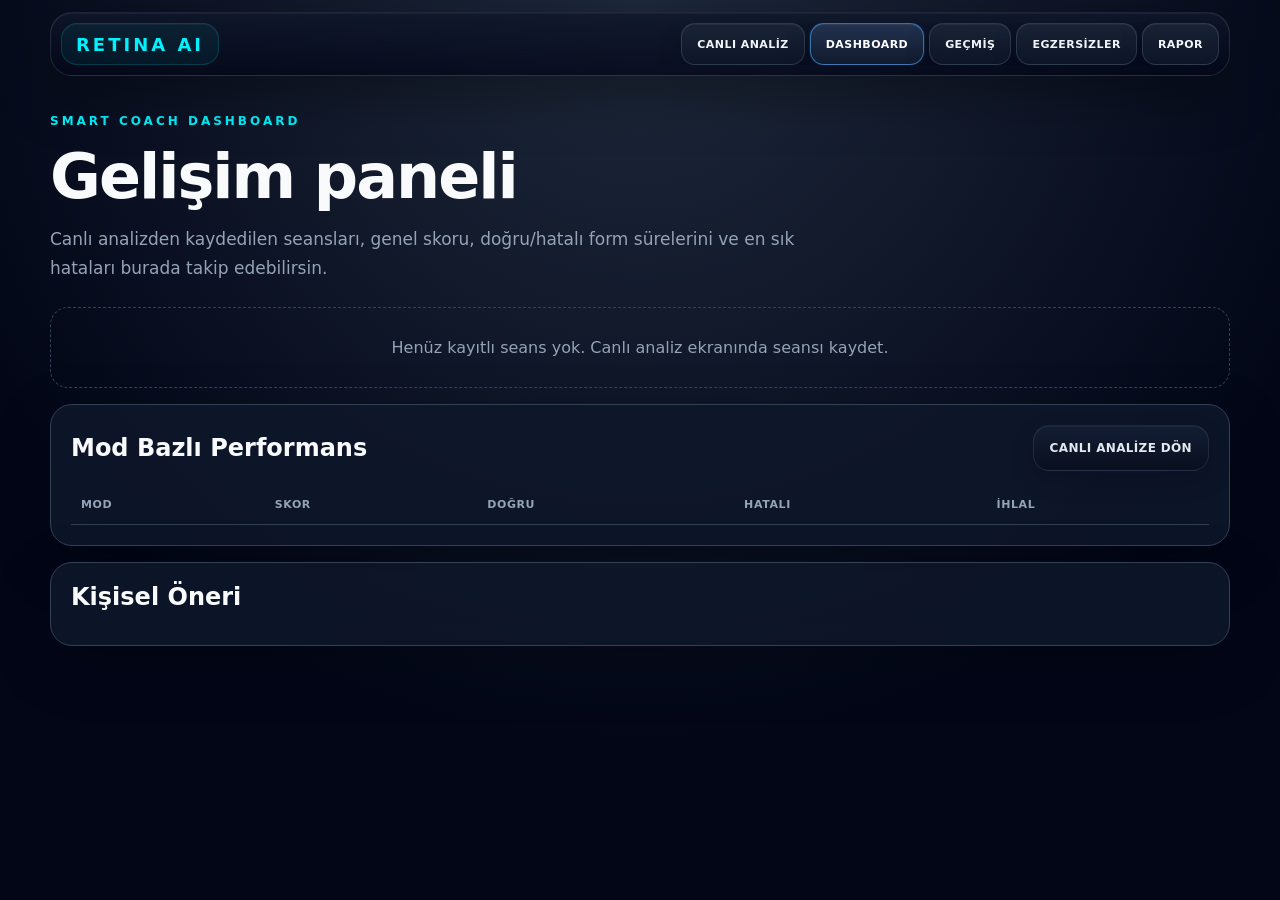
<file: dashboard.html>
<!DOCTYPE html><html lang="tr"><head><meta charset="UTF-8"><meta name="viewport" content="width=device-width, initial-scale=1.0"><title>RETINA AI Dashboard</title><meta name="theme-color" content="#020617"><link rel="manifest" href="manifest.webmanifest"><link rel="icon" href="assets/icon.svg" type="image/svg+xml"><link rel="stylesheet" href="css/style.css"></head><body><div class="page-shell"><div class="app-bar clean-navbar"><a class="brand-link" href="index.html">RETINA AI</a><nav class="unified-menu"><a href="index.html">Canlı Analiz</a><a href="dashboard.html" class="active">Dashboard</a><a href="history.html">Geçmiş</a><a href="exercises.html">Egzersizler</a><a href="report.html">Rapor</a></nav></div><main class="page-container"><section class="page-hero"><div class="page-eyebrow">Smart Coach Dashboard</div><h1>Gelişim paneli</h1><p>Canlı analizden kaydedilen seansları, genel skoru, doğru/hatalı form sürelerini ve en sık hataları burada takip edebilirsin.</p></section><section class="card-grid" id="dash-cards"></section><section class="panel-card"><div class="panel-title"><h2>Mod Bazlı Performans</h2><a class="action-btn" href="index.html">Canlı Analize Dön</a></div><table class="simple-table"><thead><tr><th>Mod</th><th>Skor</th><th>Doğru</th><th>Hatalı</th><th>İhlal</th></tr></thead><tbody id="mode-table"></tbody></table></section><section class="panel-card"><div class="panel-title"><h2>Kişisel Öneri</h2></div><div id="advice-list"></div></section></main></div><script src="js/pages.js"></script><script>const R=RetinaPages,s=R.latest();const cards=document.getElementById('dash-cards');if(!s){cards.innerHTML='<div class="empty-state" style="grid-column:1/-1">Henüz kayıtlı seans yok. Canlı analiz ekranında seansı kaydet.</div>';}else{cards.innerHTML=`<div class="dashboard-card"><strong>Genel Skor</strong><span>${s.score||100}</span></div><div class="dashboard-card"><strong>Toplam Süre</strong><span>${R.fmt(s.totalTime)}</span></div><div class="dashboard-card"><strong>Doğru Form</strong><span>${R.fmt(s.totalGood)}</span></div><div class="dashboard-card"><strong>İhlal</strong><span>${s.breaks||0}</span></div>`;document.getElementById('mode-table').innerHTML=Object.entries(s.modes||{}).map(([k,d])=>`<tr><td>${R.plans[k]||k}</td><td><div class="progress-line"><span style="width:${d.score||0}%"></span></div> ${d.score||0}/100</td><td>${R.fmt(d.good)}</td><td>${R.fmt(d.bad)}</td><td>${d.breaks||0}</td></tr>`).join('');document.getElementById('advice-list').innerHTML='<ul>'+R.advice(s.topError).map(a=>`<li>${a}</li>`).join('')+'</ul>';}</script></body></html>
</file>
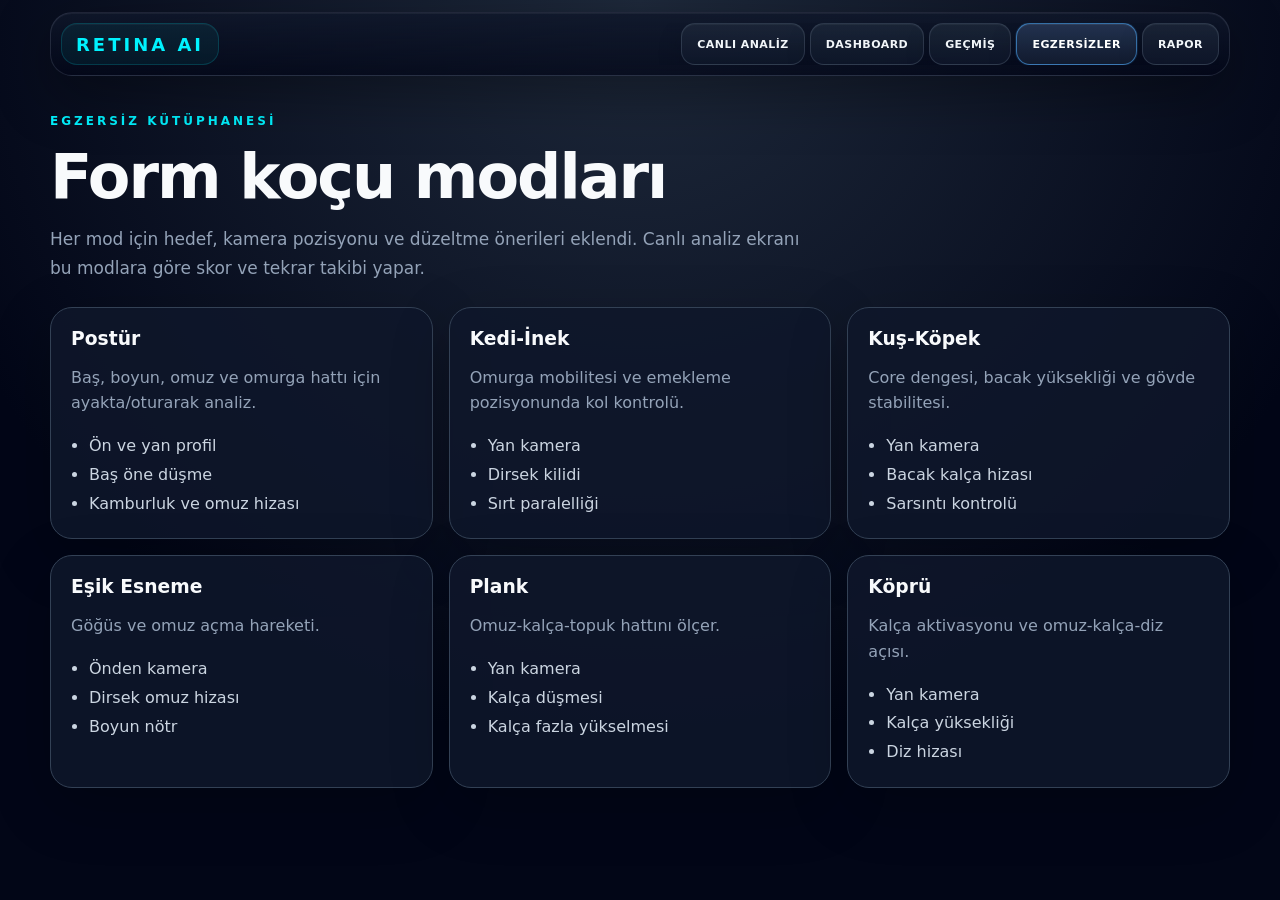
<file: exercises.html>
<!DOCTYPE html><html lang="tr"><head><meta charset="UTF-8"><meta name="viewport" content="width=device-width, initial-scale=1.0"><title>RETINA AI Egzersizler</title><meta name="theme-color" content="#020617"><link rel="manifest" href="manifest.webmanifest"><link rel="icon" href="assets/icon.svg" type="image/svg+xml"><link rel="stylesheet" href="css/style.css"></head><body><div class="page-shell"><div class="app-bar clean-navbar"><a class="brand-link" href="index.html">RETINA AI</a><nav class="unified-menu"><a href="index.html">Canlı Analiz</a><a href="dashboard.html">Dashboard</a><a href="history.html">Geçmiş</a><a href="exercises.html" class="active">Egzersizler</a><a href="report.html">Rapor</a></nav></div><main class="page-container"><section class="page-hero"><div class="page-eyebrow">Egzersiz Kütüphanesi</div><h1>Form koçu modları</h1><p>Her mod için hedef, kamera pozisyonu ve düzeltme önerileri eklendi. Canlı analiz ekranı bu modlara göre skor ve tekrar takibi yapar.</p></section><section class="exercise-grid"><article class="exercise-card"><h3>Postür</h3><p>Baş, boyun, omuz ve omurga hattı için ayakta/oturarak analiz.</p><ul><li>Ön ve yan profil</li><li>Baş öne düşme</li><li>Kamburluk ve omuz hizası</li></ul></article><article class="exercise-card"><h3>Kedi-İnek</h3><p>Omurga mobilitesi ve emekleme pozisyonunda kol kontrolü.</p><ul><li>Yan kamera</li><li>Dirsek kilidi</li><li>Sırt paralelliği</li></ul></article><article class="exercise-card"><h3>Kuş-Köpek</h3><p>Core dengesi, bacak yüksekliği ve gövde stabilitesi.</p><ul><li>Yan kamera</li><li>Bacak kalça hizası</li><li>Sarsıntı kontrolü</li></ul></article><article class="exercise-card"><h3>Eşik Esneme</h3><p>Göğüs ve omuz açma hareketi.</p><ul><li>Önden kamera</li><li>Dirsek omuz hizası</li><li>Boyun nötr</li></ul></article><article class="exercise-card"><h3>Plank</h3><p>Omuz-kalça-topuk hattını ölçer.</p><ul><li>Yan kamera</li><li>Kalça düşmesi</li><li>Kalça fazla yükselmesi</li></ul></article><article class="exercise-card"><h3>Köprü</h3><p>Kalça aktivasyonu ve omuz-kalça-diz açısı.</p><ul><li>Yan kamera</li><li>Kalça yüksekliği</li><li>Diz hizası</li></ul></article></section></main></div></body></html>
</file>
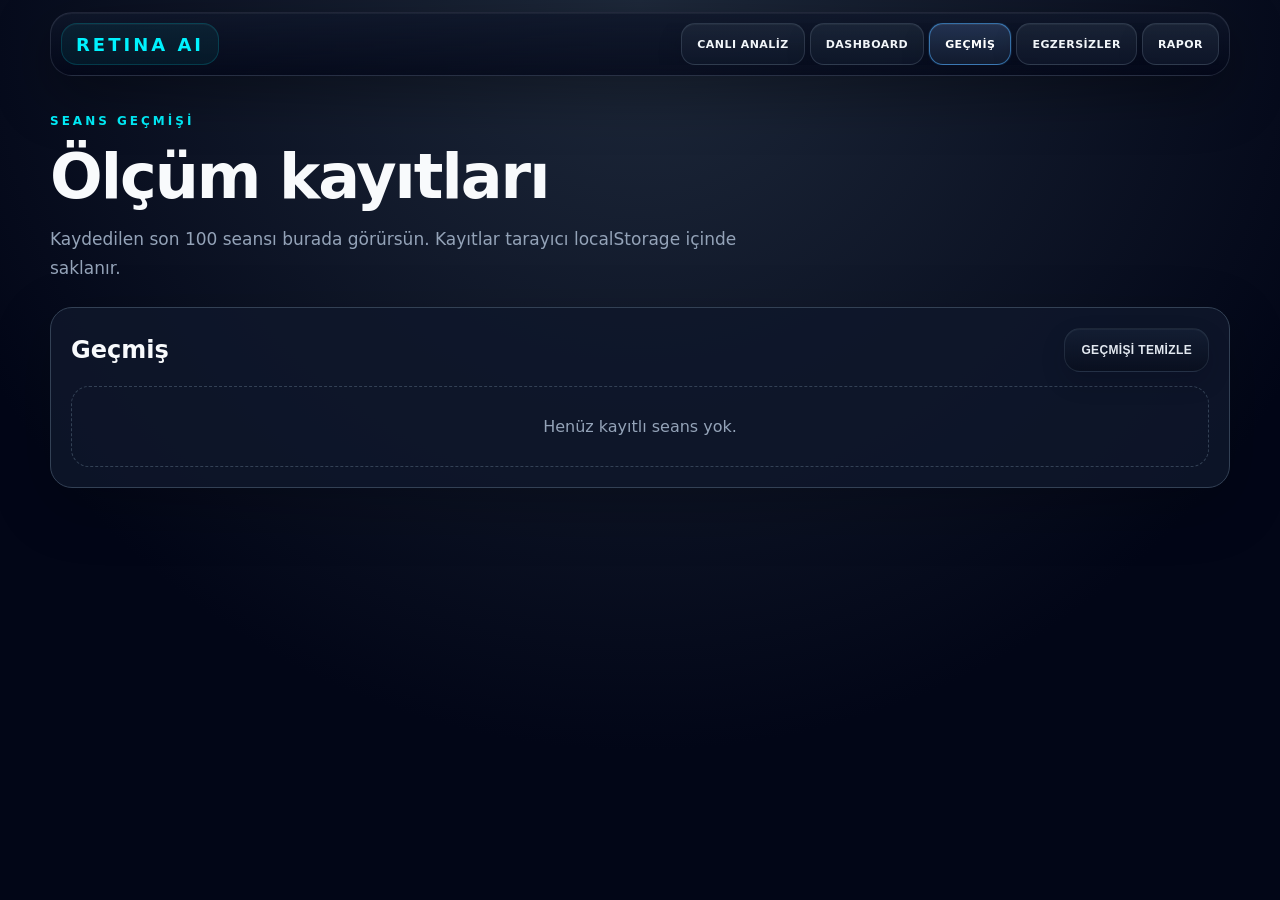
<file: history.html>
<!DOCTYPE html><html lang="tr"><head><meta charset="UTF-8"><meta name="viewport" content="width=device-width, initial-scale=1.0"><title>RETINA AI Geçmiş</title><meta name="theme-color" content="#020617"><link rel="manifest" href="manifest.webmanifest"><link rel="icon" href="assets/icon.svg" type="image/svg+xml"><link rel="stylesheet" href="css/style.css"></head><body><div class="page-shell"><div class="app-bar clean-navbar"><a class="brand-link" href="index.html">RETINA AI</a><nav class="unified-menu"><a href="index.html">Canlı Analiz</a><a href="dashboard.html">Dashboard</a><a href="history.html" class="active">Geçmiş</a><a href="exercises.html">Egzersizler</a><a href="report.html">Rapor</a></nav></div><main class="page-container"><section class="page-hero"><div class="page-eyebrow">Seans Geçmişi</div><h1>Ölçüm kayıtları</h1><p>Kaydedilen son 100 seansı burada görürsün. Kayıtlar tarayıcı localStorage içinde saklanır.</p></section><section class="panel-card"><div class="panel-title"><h2>Geçmiş</h2><button class="action-btn" id="clear-history">Geçmişi Temizle</button></div><div class="history-list" id="history-list"></div></section></main></div><script src="js/pages.js"></script><script>const R=RetinaPages;function render(){const list=document.getElementById('history-list'),items=R.sessions();if(!items.length){list.innerHTML='<div class="empty-state">Henüz kayıtlı seans yok.</div>';return;}list.innerHTML=items.map(s=>`<article class="history-row"><div><strong>${R.date(s.savedAt)}</strong><br><small>${s.note||s.activeMode||'RETINA AI seansı'}</small></div><div>Skor<br><strong>${s.score||100}</strong></div><div>Süre<br><strong>${R.fmt(s.totalTime)}</strong></div><div>Doğru<br><strong>${R.fmt(s.totalGood)}</strong></div><div>İhlal<br><strong>${s.breaks||0}</strong></div></article>`).join('');}render();document.getElementById('clear-history').onclick=()=>{if(confirm('Tüm seans geçmişi temizlensin mi?')){localStorage.removeItem(R.STORE.sessions);render();}};</script></body></html>
</file>
<file: css/style.css>
:root {
            --neon: #00f2fe;
            --deep: #4facfe;
            --success: #00e676;
            --danger: #ff3d00;
            --warn: #f59e0b;
            --surface: #0f172a;
            --glass: rgba(15, 23, 42, 0.85);
            --text-light: #f8fafc;
        }

        html,
        body {
            margin: 0;
            padding: 0;
            height: 100vh;
            width: 100vw;
            font-family: 'Inter', system-ui, sans-serif;
            background: radial-gradient(circle at center, #1e293b 0%, #020617 100%);
            color: var(--text-light);
            overflow: hidden;
            display: flex;
            flex-direction: column;
        }

        #welcome-cover {
            position: fixed;
            inset: 0;
            background: #020617;
            z-index: 9999;
            display: flex;
            flex-direction: column;
            align-items: center;
            justify-content: center;
            text-align: center;
            background-image: radial-gradient(circle at 50% 30%, #1e293b 0%, #020617 80%);
        }

        #welcome-cover h1 {
            font-size: 55px;
            letter-spacing: 12px;
            font-weight: 900;
            margin: 0 0 15px 0;
            background: linear-gradient(to right, var(--neon), var(--deep));
            -webkit-background-clip: text;
            -webkit-text-fill-color: transparent;
            text-shadow: 0 0 40px rgba(0, 242, 254, 0.4);
        }

        #welcome-cover p {
            color: #94a3b8;
            font-size: 18px;
            margin-bottom: 50px;
            letter-spacing: 3px;
            font-weight: 300;
        }

        .welcome-btns {
            display: flex;
            gap: 20px;
            flex-wrap: wrap;
            justify-content: center;
        }

        .btn-main {
            padding: 18px 40px;
            border-radius: 15px;
            font-size: 15px;
            font-weight: 800;
            cursor: pointer;
            transition: 0.3s;
            border: none;
            text-transform: uppercase;
        }

        .btn-calib {
            background: linear-gradient(135deg, var(--neon), var(--deep));
            color: white;
            box-shadow: 0 10px 30px rgba(0, 242, 254, 0.3);
        }

        .btn-default {
            background: transparent;
            color: var(--neon);
            border: 2px solid var(--neon);
        }

        .app-bar {
            flex-shrink: 0;
            padding: 15px 30px;
            display: flex;
            justify-content: space-between;
            align-items: center;
            background: var(--glass);
            border-bottom: 1px solid #334155;
        }

        .app-bar h1 {
            margin: 0;
            font-size: 24px;
            letter-spacing: 6px;
            font-weight: 900;
            color: var(--neon);
        }

        .header-tools {
            display: flex;
            gap: 12px;
        }

        .action-btn {
            padding: 10px 18px;
            border-radius: 10px;
            border: 1px solid #475569;
            background: #1e293b;
            color: white;
            font-weight: 700;
            cursor: pointer;
            font-size: 12px;
        }

        .btn-rec {
            background: #f59e0b;
            border-color: #d97706;
            color: black;
        }

        .btn-pdf {
            background: #e11d48;
            border-color: #be123c;
        }

        .stage {
            flex: 1;
            min-height: 0;
            display: flex;
            flex-direction: column;
            padding: 20px;
            position: relative;
        }

        .viewport-wrapper {
            flex: 1;
            min-height: 0;
            position: relative;
            border-radius: 20px;
            overflow: hidden;
            border: 3px solid #334155;
            background: #000;
            display: flex;
            align-items: center;
            justify-content: center;
            box-shadow: 0 20px 50px rgba(0, 0, 0, 0.5);
        }

        canvas {
            width: 100%;
            height: 100%;
            object-fit: contain;
        }

        .live-stats {
            position: absolute;
            top: 20px;
            left: 20px;
            padding: 18px;
            width: 220px;
            background: rgba(15, 23, 42, 0.9);
            border: 1px solid #334155;
            border-radius: 15px;
            z-index: 100;
            backdrop-filter: blur(10px);
        }

        .stat-item {
            margin-bottom: 10px;
            display: flex;
            justify-content: space-between;
            align-items: center;
        }

        .stat-label {
            font-size: 11px;
            text-transform: uppercase;
            color: #94a3b8;
            font-weight: 800;
        }

        .stat-value {
            font-family: monospace;
            font-size: 18px;
            font-weight: 700;
        }

        .alert-hub {
            position: absolute;
            bottom: 30px;
            left: 50%;
            transform: translateX(-50%);
            width: 85%;
            max-width: 600px;
            padding: 20px;
            border-radius: 18px;
            background: rgba(15, 23, 42, 0.95);
            border: 2px solid #334155;
            text-align: center;
            z-index: 100;
        }

        #alert-main {
            font-size: 22px;
            font-weight: 900;
            margin-bottom: 5px;
        }

        #alert-sub {
            font-size: 14px;
            color: #cbd5e1;
        }

        /* YENİ: 6 Modül İçin Menü Güncellendi */
        .bottom-shelf {
            flex-shrink: 0;
            background: var(--surface);
            padding: 20px 40px;
            border-top: 1px solid #334155;
            display: grid;
            grid-template-columns: repeat(6, 1fr);
            gap: 10px;
        }

        .nav-item {
            padding: 15px 10px;
            border-radius: 12px;
            border: 1px solid #334155;
            background: #1e293b;
            color: #94a3b8;
            font-weight: 800;
            font-size: 11px;
            cursor: pointer;
            text-transform: uppercase;
            text-align: center;
        }

        .nav-item.active {
            background: linear-gradient(135deg, var(--neon), var(--deep));
            color: white;
            border: none;
        }

        .modal-overlay {
            position: absolute;
            inset: 0;
            background: rgba(2, 6, 23, 0.95);
            flex-direction: column;
            align-items: center;
            justify-content: center;
            z-index: 3000;
            backdrop-filter: blur(10px);
        }

        .modal-overlay h2 {
            color: white;
            letter-spacing: 3px;
            margin-bottom: 30px;
            font-size: 26px;
        }

        .calib-options {
            display: flex;
            gap: 15px;
            flex-wrap: wrap;
            justify-content: center;
            margin-bottom: 40px;
        }

        #rec-content {
            background: #1e293b;
            padding: 40px;
            border-radius: 20px;
            border: 2px solid var(--neon);
            max-width: 600px;
            text-align: center;
        }

        #rec-text {
            font-size: 18px;
            line-height: 1.6;
            color: #e2e8f0;
            margin-bottom: 30px;
        }

        #counter {
            font-size: 180px;
            font-weight: 900;
            color: var(--neon);
            line-height: 1;
            margin: 20px 0;
        }

        .text-success {
            color: var(--success);
        }

        .text-danger {
            color: var(--danger);
        }

        .text-warn {
            color: var(--warn);
        }
        .auto-mode-badge {
            position: absolute;
            top: 62px;
            left: 50%;
            transform: translateX(-50%);
            z-index: 101;
            background: rgba(15, 23, 42, 0.88);
            border: 1px solid #334155;
            border-radius: 999px;
            padding: 6px 12px;
            font-size: 10px;
            font-weight: 900;
            color: #94a3b8;
            letter-spacing: .5px;
            backdrop-filter: blur(10px);
            pointer-events: none;
        }
    

/* ===============================
   RETINA AI Smart Coach Layer
   =============================== */
.brand-link {
    display: inline-flex;
    align-items: center;
    gap: 8px;
    margin: 0;
    font-size: 24px;
    letter-spacing: 5px;
    font-weight: 900;
    color: var(--neon);
    text-decoration: none;
    white-space: nowrap;
}
.brand-link span {
    font-size: 10px;
    letter-spacing: 1px;
    color: #94a3b8;
    border: 1px solid #334155;
    border-radius: 999px;
    padding: 4px 8px;
}
.app-nav {
    display: flex;
    align-items: center;
    gap: 6px;
    margin-left: auto;
    margin-right: 12px;
}
.app-nav a {
    color: #cbd5e1;
    text-decoration: none;
    font-weight: 800;
    font-size: 11px;
    text-transform: uppercase;
    border: 1px solid #334155;
    background: rgba(15, 23, 42, 0.45);
    padding: 10px 12px;
    border-radius: 10px;
}
.app-nav a:hover,
.app-nav a.active {
    color: #fff;
    border-color: var(--neon);
    box-shadow: 0 0 0 1px rgba(0, 242, 254, .15) inset;
}
.score-meter {
    height: 7px;
    background: #020617;
    border: 1px solid #334155;
    border-radius: 999px;
    overflow: hidden;
    margin: 0 0 10px;
}
.score-meter span {
    display: block;
    width: 100%;
    height: 100%;
    background: linear-gradient(90deg, var(--danger), var(--warn), var(--success));
    transition: width .25s ease;
}
.coach-guide {
    display: none !important;
    position: absolute;
    top: 106px;
    left: 50%;
    transform: translateX(-50%);
    z-index: 102;
    width: min(620px, 82vw);
    display: flex;
    align-items: center;
    gap: 10px;
    background: rgba(15, 23, 42, .86);
    border: 1px solid #334155;
    border-radius: 14px;
    padding: 10px 14px;
    color: #dbeafe;
    font-size: 12px;
    backdrop-filter: blur(12px);
    pointer-events: none;
}
.coach-guide strong {
    color: var(--neon);
    white-space: nowrap;
}
.quality-badge {
    position: absolute;
    right: 20px;
    top: 72px;
    z-index: 102;
    background: rgba(15, 23, 42, .88);
    border: 1px solid #334155;
    color: #94a3b8;
    border-radius: 999px;
    padding: 7px 11px;
    font-weight: 900;
    font-size: 10px;
    pointer-events: none;
}
.coach-panel {
    width: min(940px, 92vw);
    max-height: 88vh;
    overflow: auto;
    background: #0f172a;
    border: 1px solid #334155;
    border-radius: 24px;
    padding: 26px;
    box-shadow: 0 30px 90px rgba(0,0,0,.45);
}
.panel-head {
    display: flex;
    justify-content: space-between;
    gap: 20px;
    align-items: flex-start;
    margin-bottom: 22px;
}
.panel-head h2 { margin: 0 0 8px; color: #fff; letter-spacing: 2px; }
.panel-head p { margin: 0; color: #94a3b8; }
.icon-btn {
    width: 40px;
    height: 40px;
    border: 1px solid #334155;
    background: #1e293b;
    color: #fff;
    border-radius: 12px;
    cursor: pointer;
    font-weight: 900;
}
.settings-grid {
    display: grid;
    grid-template-columns: repeat(2, minmax(0, 1fr));
    gap: 14px;
}
.settings-grid label {
    display: flex;
    flex-direction: column;
    gap: 8px;
    color: #cbd5e1;
    font-size: 12px;
    font-weight: 800;
    text-transform: uppercase;
    letter-spacing: .4px;
}
.settings-grid select,
.settings-grid input {
    border: 1px solid #334155;
    background: #020617;
    color: #fff;
    border-radius: 12px;
    padding: 13px 12px;
    outline: none;
}
.panel-actions {
    margin-top: 22px;
    display: flex;
    gap: 12px;
    flex-wrap: wrap;
}
.toast-stack {
    position: fixed;
    right: 18px;
    bottom: 18px;
    z-index: 9000;
    display: grid;
    gap: 10px;
}
.toast-item {
    background: rgba(15, 23, 42, .96);
    border: 1px solid #334155;
    color: #e2e8f0;
    border-radius: 14px;
    padding: 12px 14px;
    box-shadow: 0 12px 35px rgba(0,0,0,.35);
    min-width: 230px;
    font-size: 13px;
}
.page-shell {
    min-height: 100vh;
    width: 100%;
    overflow-y: auto;
    background: radial-gradient(circle at top, #1e293b 0%, #020617 68%);
    color: var(--text-light);
}
.page-container {
    width: min(1180px, calc(100% - 36px));
    margin: 0 auto;
    padding: 34px 0 70px;
}
.page-hero {
    display: grid;
    gap: 12px;
    margin-bottom: 24px;
}
.page-eyebrow {
    color: var(--neon);
    font-weight: 900;
    letter-spacing: 3px;
    font-size: 12px;
    text-transform: uppercase;
}
.page-hero h1 {
    margin: 0;
    font-size: clamp(32px, 5vw, 62px);
    letter-spacing: -2px;
}
.page-hero p {
    max-width: 760px;
    margin: 0;
    color: #94a3b8;
    font-size: 17px;
    line-height: 1.7;
}
.card-grid {
    display: grid;
    grid-template-columns: repeat(4, minmax(0, 1fr));
    gap: 16px;
}
.dashboard-card,
.panel-card,
.exercise-card,
.history-row {
    background: rgba(15, 23, 42, .86);
    border: 1px solid #334155;
    border-radius: 22px;
    padding: 20px;
    box-shadow: 0 18px 60px rgba(0,0,0,.22);
}
.dashboard-card strong {
    display: block;
    color: #94a3b8;
    font-size: 12px;
    text-transform: uppercase;
    letter-spacing: .8px;
    margin-bottom: 10px;
}
.dashboard-card span {
    font-size: 34px;
    font-weight: 900;
    color: #fff;
}
.panel-card { margin-top: 16px; }
.panel-title {
    display: flex;
    align-items: center;
    justify-content: space-between;
    gap: 12px;
    margin-bottom: 14px;
}
.panel-title h2 { margin: 0; }
.simple-table { width: 100%; border-collapse: collapse; }
.simple-table th,
.simple-table td { padding: 13px 10px; border-bottom: 1px solid #334155; text-align: left; color: #cbd5e1; }
.simple-table th { color: #94a3b8; text-transform: uppercase; font-size: 11px; letter-spacing: .6px; }
.progress-line {
    height: 10px;
    background: #020617;
    border: 1px solid #334155;
    border-radius: 999px;
    overflow: hidden;
}
.progress-line span { display:block; height:100%; background: linear-gradient(90deg, var(--deep), var(--neon)); }
.exercise-grid { display: grid; grid-template-columns: repeat(3, minmax(0, 1fr)); gap: 16px; }
.exercise-card h3 { margin: 0 0 10px; }
.exercise-card p { color: #94a3b8; line-height: 1.6; }
.exercise-card ul { margin: 0; padding-left: 18px; color: #cbd5e1; line-height: 1.8; }
.history-list { display: grid; gap: 12px; }
.history-row { display: grid; grid-template-columns: 1.4fr repeat(4, 1fr); gap: 12px; align-items:center; }
.history-row small { color: #94a3b8; }
.empty-state { color: #94a3b8; border: 1px dashed #334155; border-radius: 18px; padding: 30px; text-align:center; }
@media (max-width: 1100px) {
    .app-bar { align-items: flex-start; gap: 14px; flex-wrap: wrap; }
    .app-nav { order: 3; width: 100%; overflow-x: auto; margin-left: 0; }
    .header-tools { flex-wrap: wrap; }
    .card-grid { grid-template-columns: repeat(2, minmax(0, 1fr)); }
    .exercise-grid { grid-template-columns: repeat(2, minmax(0, 1fr)); }
}
@media (max-width: 720px) {
    body { overflow: hidden; }
    .app-bar { padding: 12px; }
    .brand-link { font-size: 18px; letter-spacing: 2px; }
    .stage { padding: 8px; }
    .live-stats { width: 174px; top: 10px; left: 10px; padding: 12px; }
    .stat-value { font-size: 15px; }
    .coach-guide {
    display: none !important; top: auto; bottom: 116px; width: calc(100% - 36px); }
    .quality-badge { display: none; }
    .bottom-shelf { grid-template-columns: repeat(3, 1fr); padding: 10px; }
    .nav-item { font-size: 10px; padding: 12px 6px; }
    .settings-grid,
    .card-grid,
    .exercise-grid { grid-template-columns: 1fr; }
    .history-row { grid-template-columns: 1fr; }
}


/* ===============================
   Compact top menu cleanup
   =============================== */
.app-bar.compact-menu,
.page-shell .app-bar {
    gap: 12px;
}
.app-nav {
    flex-wrap: wrap;
    justify-content: center;
}
.app-nav a {
    min-height: 38px;
    display: inline-flex;
    align-items: center;
    justify-content: center;
}
.header-tools.live-actions {
    margin-left: 0;
    flex-wrap: wrap;
    justify-content: flex-end;
}
.action-btn {
    min-height: 38px;
    letter-spacing: .7px;
    white-space: nowrap;
}
.action-audio {
    background: var(--deep) !important;
    border-color: transparent !important;
}
@media (min-width: 1180px) {
    .app-bar.compact-menu {
        display: grid;
        grid-template-columns: auto minmax(420px, 1fr) auto;
    }
    .app-bar.compact-menu .app-nav {
        margin-left: 0;
        margin-right: 0;
    }
}
@media (max-width: 1180px) {
    .app-bar {
        align-items: flex-start;
        gap: 12px;
        flex-wrap: wrap;
    }
    .brand-link {
        margin-right: auto;
    }
    .app-nav {
        order: 3;
        width: 100%;
        justify-content: flex-start;
        overflow-x: auto;
        padding-bottom: 2px;
        margin-left: 0;
        margin-right: 0;
    }
    .header-tools {
        flex-wrap: wrap;
        justify-content: flex-end;
    }
}
@media (max-width: 720px) {
    .app-nav a,
    .action-btn {
        padding: 9px 10px;
        font-size: 10px;
    }
    .header-tools.live-actions {
        width: 100%;
        justify-content: flex-start;
        overflow-x: auto;
        flex-wrap: nowrap;
        padding-bottom: 2px;
    }
}


/* ===============================
   Modern navbar refresh
   =============================== */
.app-bar,
.page-shell .app-bar {
    position: sticky;
    top: 14px;
    z-index: 1200;
    width: min(1320px, calc(100% - 28px));
    margin: 14px auto 0;
    padding: 14px 16px;
    display: flex;
    align-items: center;
    gap: 14px;
    justify-content: space-between;
    background: linear-gradient(180deg, rgba(15, 23, 42, 0.88), rgba(2, 6, 23, 0.82));
    border: 1px solid rgba(100, 116, 139, 0.28);
    border-radius: 24px;
    backdrop-filter: blur(18px);
    -webkit-backdrop-filter: blur(18px);
    box-shadow: 0 18px 50px rgba(2, 6, 23, 0.34), inset 0 1px 0 rgba(255,255,255,0.04);
}

.brand-link {
    flex-shrink: 0;
    display: inline-flex;
    align-items: center;
    justify-content: center;
    min-height: 50px;
    padding: 0 18px;
    border-radius: 18px;
    border: 1px solid rgba(71, 85, 105, 0.45);
    background: linear-gradient(135deg, rgba(15, 23, 42, 0.95), rgba(30, 41, 59, 0.78));
    box-shadow: inset 0 1px 0 rgba(255,255,255,0.04);
    font-size: 22px;
    letter-spacing: 4px;
}

.app-nav {
    flex: 1;
    min-width: 0;
    margin: 0;
    padding: 6px;
    gap: 8px;
    display: flex;
    align-items: center;
    justify-content: center;
    flex-wrap: wrap;
    border-radius: 20px;
    border: 1px solid rgba(71, 85, 105, 0.28);
    background: rgba(2, 6, 23, 0.38);
}

.app-nav a {
    min-height: 46px;
    padding: 0 18px;
    display: inline-flex;
    align-items: center;
    justify-content: center;
    border-radius: 15px;
    border: 1px solid transparent;
    background: transparent;
    color: #cbd5e1;
    text-decoration: none;
    font-weight: 800;
    font-size: 13px;
    letter-spacing: .35px;
    text-transform: uppercase;
    transition: all .22s ease;
}

.app-nav a:hover,
.app-nav a.active {
    color: #ffffff;
    background: linear-gradient(135deg, rgba(79, 172, 254, 0.18), rgba(0, 242, 254, 0.10));
    border-color: rgba(79, 172, 254, 0.42);
    box-shadow: 0 10px 24px rgba(15, 23, 42, 0.30), inset 0 1px 0 rgba(255,255,255,0.06);
}

.header-tools {
    display: flex;
    align-items: center;
    justify-content: flex-end;
    gap: 10px;
    flex-wrap: wrap;
    flex-shrink: 0;
}

.header-tools.live-actions {
    max-width: 100%;
}

.action-btn {
    min-height: 46px;
    padding: 0 18px;
    border-radius: 16px;
    border: 1px solid rgba(71, 85, 105, 0.56);
    background: rgba(30, 41, 59, 0.76);
    color: #f8fafc;
    font-weight: 800;
    cursor: pointer;
    font-size: 13px;
    letter-spacing: .4px;
    white-space: nowrap;
    box-shadow: inset 0 1px 0 rgba(255,255,255,0.04);
    transition: transform .18s ease, border-color .18s ease, background .18s ease, box-shadow .18s ease;
}
.action-btn:hover {
    transform: translateY(-1px);
    border-color: rgba(79, 172, 254, 0.42);
    background: rgba(51, 65, 85, 0.92);
}
#mute-toggle,
.action-audio {
    background: linear-gradient(135deg, rgba(79, 172, 254, 0.92), rgba(96, 165, 250, 0.92)) !important;
    border-color: transparent !important;
    color: #fff !important;
}
.btn-rec {
    background: linear-gradient(135deg, #f8b400, #f59e0b);
    border-color: transparent;
    color: #111827;
}
.btn-pdf {
    background: linear-gradient(135deg, #f43f5e, #e11d48);
    border-color: transparent;
}

.page-container {
    padding-top: 42px;
}

@media (max-width: 1220px) {
    .app-bar,
    .page-shell .app-bar {
        width: min(100%, calc(100% - 20px));
        top: 10px;
        padding: 12px;
    }
    .app-nav {
        order: 3;
        width: 100%;
        justify-content: flex-start;
        overflow-x: auto;
        flex-wrap: nowrap;
        padding-bottom: 4px;
    }
    .header-tools,
    .header-tools.live-actions {
        width: 100%;
        justify-content: flex-start;
        overflow-x: auto;
        flex-wrap: nowrap;
        padding-bottom: 4px;
    }
}

@media (max-width: 720px) {
    .app-bar,
    .page-shell .app-bar {
        border-radius: 20px;
        gap: 10px;
        margin-top: 10px;
    }
    .brand-link {
        min-height: 44px;
        padding: 0 14px;
        font-size: 18px;
        letter-spacing: 2px;
    }
    .app-nav a,
    .action-btn {
        min-height: 42px;
        padding: 0 14px;
        font-size: 11px;
    }
    .page-container {
        padding-top: 30px;
    }
}

/* ===============================
   Single unified navbar refinement
   =============================== */
.app-bar,
.page-shell .app-bar {
    display: grid;
    grid-template-columns: auto auto minmax(0, 1fr);
    align-items: center;
    gap: 14px;
    width: min(1440px, calc(100% - 28px));
    padding: 14px 18px;
}

.brand-link {
    min-height: 42px;
    padding: 0 6px 0 4px;
    border: none;
    background: transparent;
    box-shadow: none;
    border-radius: 0;
    font-size: 24px;
    letter-spacing: 5px;
}

.app-nav {
    flex: none;
    min-width: 0;
    margin: 0;
    padding: 0;
    gap: 8px;
    display: flex;
    align-items: center;
    justify-content: flex-start;
    flex-wrap: nowrap;
    border: none;
    background: transparent;
    border-radius: 0;
}

.app-nav a {
    min-height: 42px;
    padding: 0 15px;
    border-radius: 14px;
    border: 1px solid rgba(71, 85, 105, 0.32);
    background: rgba(15, 23, 42, 0.45);
    font-size: 12px;
    letter-spacing: .35px;
    box-shadow: inset 0 1px 0 rgba(255,255,255,0.03);
}

.header-tools,
.header-tools.live-actions {
    width: auto;
    min-width: 0;
    display: flex;
    align-items: center;
    justify-content: flex-end;
    gap: 10px;
    flex-wrap: nowrap;
    overflow-x: auto;
    padding: 0;
}

.action-btn {
    min-height: 42px;
    padding: 0 16px;
    border-radius: 14px;
    font-size: 12px;
    flex: 0 0 auto;
}

@media (max-width: 1380px) {
    .app-bar,
    .page-shell .app-bar {
        grid-template-columns: auto 1fr;
    }
    .app-nav {
        order: 3;
        grid-column: 1 / -1;
        overflow-x: auto;
        padding-bottom: 3px;
    }
    .header-tools,
    .header-tools.live-actions {
        justify-content: flex-end;
    }
}

@media (max-width: 900px) {
    .app-bar,
    .page-shell .app-bar {
        display: flex;
        flex-wrap: wrap;
        gap: 10px;
        width: min(100%, calc(100% - 18px));
        padding: 12px 14px;
    }
    .brand-link {
        font-size: 18px;
        letter-spacing: 2px;
    }
    .app-nav {
        order: 3;
        width: 100%;
        overflow-x: auto;
        justify-content: flex-start;
    }
    .header-tools,
    .header-tools.live-actions {
        width: 100%;
        justify-content: flex-start;
        overflow-x: auto;
    }
}

/* ===============================
   Unified single-style navbar
   =============================== */
.app-bar,
.page-shell .app-bar {
    display: flex;
    align-items: center;
    gap: 12px;
    flex-wrap: nowrap;
    width: min(1460px, calc(100% - 24px));
    padding: 14px 18px;
}

.brand-link {
    flex: 0 0 auto;
    min-height: 40px;
    padding: 0 4px;
    border: none;
    background: transparent;
    box-shadow: none;
    border-radius: 0;
    font-size: 22px;
    letter-spacing: 4px;
}

.app-nav,
.header-tools,
.header-tools.live-actions {
    display: flex;
    align-items: center;
    gap: 10px;
    flex-wrap: nowrap;
    background: transparent;
    border: none;
    padding: 0;
}

.app-nav {
    flex: 0 1 auto;
    min-width: 0;
    margin: 0;
    justify-content: flex-start;
}

.header-tools,
.header-tools.live-actions {
    flex: 1 1 auto;
    min-width: 0;
    margin-left: 0;
    justify-content: flex-start;
    overflow-x: auto;
    scrollbar-width: thin;
}

.app-nav a,
.action-btn {
    min-height: 44px;
    padding: 0 16px;
    display: inline-flex;
    align-items: center;
    justify-content: center;
    flex: 0 0 auto;
    border-radius: 16px;
    border: 1px solid rgba(71, 85, 105, 0.34);
    background: linear-gradient(180deg, rgba(20, 31, 52, 0.92), rgba(9, 15, 30, 0.92));
    color: #e2e8f0;
    font-size: 12px;
    font-weight: 800;
    letter-spacing: .35px;
    text-transform: uppercase;
    text-decoration: none;
    white-space: nowrap;
    box-shadow: inset 0 1px 0 rgba(255,255,255,0.045), 0 10px 24px rgba(2,6,23,0.16);
    transition: transform .18s ease, border-color .18s ease, box-shadow .18s ease, background .18s ease, color .18s ease;
    backdrop-filter: blur(12px);
    -webkit-backdrop-filter: blur(12px);
}

.app-nav a:hover,
.app-nav a.active,
.action-btn:hover {
    color: #ffffff;
    border-color: rgba(0, 242, 254, 0.48);
    background: linear-gradient(180deg, rgba(28, 45, 73, 0.96), rgba(12, 19, 36, 0.96));
    box-shadow: inset 0 1px 0 rgba(255,255,255,0.07), 0 0 0 1px rgba(0, 242, 254, 0.12), 0 14px 28px rgba(2,6,23,0.22);
    transform: translateY(-1px);
}

.app-nav a.active {
    color: var(--neon);
}

#mute-toggle,
.action-audio,
.btn-rec,
.btn-pdf {
    background: linear-gradient(180deg, rgba(20, 31, 52, 0.92), rgba(9, 15, 30, 0.92)) !important;
    color: #e2e8f0 !important;
    border-color: rgba(71, 85, 105, 0.34) !important;
}

#mute-toggle {
    border-color: rgba(79, 172, 254, 0.45) !important;
    box-shadow: inset 0 1px 0 rgba(255,255,255,0.06), 0 0 0 1px rgba(79,172,254,0.10), 0 10px 24px rgba(2,6,23,0.16);
}

.btn-rec {
    border-color: rgba(245, 158, 11, 0.44) !important;
}

.btn-rec:hover {
    border-color: rgba(245, 158, 11, 0.72) !important;
    box-shadow: inset 0 1px 0 rgba(255,255,255,0.07), 0 0 0 1px rgba(245,158,11,0.14), 0 14px 28px rgba(2,6,23,0.22);
}

.page-container {
    padding-top: 38px;
}

@media (max-width: 1280px) {
    .app-bar,
    .page-shell .app-bar {
        flex-wrap: wrap;
        gap: 10px;
        width: min(100%, calc(100% - 18px));
        padding: 12px 14px;
    }
    .app-nav {
        order: 2;
        width: auto;
        overflow-x: auto;
    }
    .header-tools,
    .header-tools.live-actions {
        order: 3;
        width: 100%;
        justify-content: flex-start;
    }
}

@media (max-width: 760px) {
    .brand-link {
        font-size: 18px;
        letter-spacing: 2px;
    }
    .app-nav,
    .header-tools,
    .header-tools.live-actions {
        width: 100%;
        overflow-x: auto;
        padding-bottom: 2px;
    }
    .app-nav a,
    .action-btn {
        min-height: 42px;
        padding: 0 14px;
        font-size: 11px;
        border-radius: 14px;
    }
}


/* ===============================
   Final clean single navbar
   =============================== */
.app-bar.clean-navbar,
.clean-navbar {
    position: sticky;
    top: 12px;
    z-index: 1200;
    width: min(1500px, calc(100% - 28px));
    margin: 12px auto 0;
    padding: 10px;
    display: flex;
    align-items: center;
    gap: 10px;
    background:
        linear-gradient(180deg, rgba(15, 23, 42, 0.86), rgba(2, 6, 23, 0.72));
    border: 1px solid rgba(148, 163, 184, 0.18);
    border-radius: 22px;
    box-shadow:
        0 18px 55px rgba(0, 0, 0, 0.34),
        inset 0 1px 0 rgba(255,255,255,0.05);
    backdrop-filter: blur(18px);
    -webkit-backdrop-filter: blur(18px);
}

.clean-navbar .brand-link {
    min-height: 44px;
    padding: 0 16px;
    display: inline-flex;
    align-items: center;
    justify-content: center;
    flex: 0 0 auto;
    border-radius: 16px;
    border: 1px solid rgba(0, 242, 254, 0.16);
    background: rgba(0, 242, 254, 0.055);
    color: var(--neon);
    text-decoration: none;
    font-size: 19px;
    font-weight: 900;
    letter-spacing: 4px;
    box-shadow: inset 0 1px 0 rgba(255,255,255,0.04);
}

.unified-menu {
    flex: 1 1 auto;
    min-width: 0;
    display: flex;
    align-items: center;
    gap: 6px;
    padding: 0;
    margin: 0;
    overflow-x: auto;
    scrollbar-width: thin;
}

.unified-menu a,
.unified-menu .menu-btn,
.clean-navbar .action-btn {
    min-height: 44px;
    padding: 0 14px;
    display: inline-flex;
    align-items: center;
    justify-content: center;
    flex: 0 0 auto;
    border-radius: 15px;
    border: 1px solid transparent;
    background: transparent !important;
    color: #cbd5e1 !important;
    text-decoration: none;
    font-size: 12px;
    font-weight: 850;
    letter-spacing: .35px;
    text-transform: uppercase;
    white-space: nowrap;
    cursor: pointer;
    transition:
        background .2s ease,
        border-color .2s ease,
        color .2s ease,
        transform .2s ease,
        box-shadow .2s ease;
}

.unified-menu a:hover,
.unified-menu a.active,
.unified-menu .menu-btn:hover,
.clean-navbar .action-btn:hover {
    color: #ffffff !important;
    background: rgba(148, 163, 184, 0.10) !important;
    border-color: rgba(148, 163, 184, 0.20);
    transform: translateY(-1px);
    box-shadow: inset 0 1px 0 rgba(255,255,255,0.05);
}

.unified-menu a.active {
    color: var(--neon) !important;
    background: rgba(0, 242, 254, 0.08) !important;
    border-color: rgba(0, 242, 254, 0.22);
}

.unified-menu #mute-toggle,
.unified-menu .menu-btn:nth-last-child(-n+4) {
    background: rgba(30, 41, 59, 0.45) !important;
    border-color: rgba(71, 85, 105, 0.22);
}

.unified-menu #mute-toggle {
    color: #dbeafe !important;
}

.unified-menu .menu-btn:last-child {
    color: #ffe7b1 !important;
}

.unified-menu .menu-btn:last-child:hover {
    color: #fff7ed !important;
    background: rgba(245, 158, 11, 0.13) !important;
    border-color: rgba(245, 158, 11, 0.28);
}

/* Hide older split-navbar classes when old markup exists anywhere */
.header-tools,
.header-tools.live-actions,
.app-nav {
    background: transparent;
    border: 0;
    box-shadow: none;
}

@media (max-width: 1100px) {
    .app-bar.clean-navbar,
    .clean-navbar {
        flex-wrap: wrap;
        width: min(100%, calc(100% - 18px));
        top: 9px;
        border-radius: 20px;
    }

    .clean-navbar .brand-link {
        min-height: 42px;
        font-size: 17px;
        letter-spacing: 2px;
    }

    .unified-menu {
        width: 100%;
        flex-basis: 100%;
        padding-bottom: 2px;
    }
}

@media (max-width: 620px) {
    .app-bar.clean-navbar,
    .clean-navbar {
        padding: 8px;
        gap: 8px;
    }

    .unified-menu a,
    .unified-menu .menu-btn {
        min-height: 40px;
        padding: 0 12px;
        font-size: 11px;
    }
}


/* ===============================
   Navbar width alignment fix
   =============================== */
.app-bar.clean-navbar,
.clean-navbar {
    width: calc(100% - 40px);
    max-width: none;
    margin: 12px 20px 0;
}

/* İç sayfalarda navbar, içerik alanıyla aynı genişlikte kalsın */
.page-shell .app-bar.clean-navbar {
    width: min(1180px, calc(100% - 36px));
    margin: 12px auto 0;
}

@media (max-width: 900px) {
    .app-bar.clean-navbar,
    .clean-navbar {
        width: calc(100% - 18px);
        margin: 9px auto 0;
    }

    .page-shell .app-bar.clean-navbar {
        width: calc(100% - 18px);
        margin: 9px auto 0;
    }
}


/* ===============================
   Navbar exact alignment fix
   =============================== */
.app-bar.clean-navbar,
.clean-navbar {
    box-sizing: border-box;
    width: auto !important;
    max-width: none !important;
    margin: 12px 20px 0 !important;
}

/* Canlı analiz alanı 20px stage padding kullandığı için navbar da aynı dış boşlukla hizalanır. */
body > .app-bar.clean-navbar {
    margin-left: 20px !important;
    margin-right: 20px !important;
}

/* İç sayfalarda navbar içerik container ile aynı hizada kalır. */
.page-shell .app-bar.clean-navbar {
    width: min(1180px, calc(100% - 36px)) !important;
    margin: 12px auto 0 !important;
    box-sizing: border-box;
}

@media (max-width: 900px) {
    .app-bar.clean-navbar,
    .clean-navbar,
    body > .app-bar.clean-navbar {
        width: auto !important;
        margin: 9px 9px 0 !important;
        box-sizing: border-box;
    }

    .page-shell .app-bar.clean-navbar {
        width: calc(100% - 18px) !important;
        margin: 9px auto 0 !important;
    }
}


/* ===============================
   Navbar menu right align fix
   =============================== */
.unified-menu {
    justify-content: flex-end !important;
    margin-left: auto !important;
}

@media (max-width: 1100px) {
    .unified-menu {
        justify-content: flex-start !important;
        margin-left: 0 !important;
    }
}


/* ===============================
   Same style for every navbar item
   =============================== */
.unified-menu a,
.unified-menu .menu-btn,
.clean-navbar .action-btn,
#mute-toggle,
.btn-rec,
.btn-pdf {
    min-height: 44px !important;
    padding: 0 18px !important;
    display: inline-flex !important;
    align-items: center !important;
    justify-content: center !important;
    flex: 0 0 auto !important;
    border-radius: 16px !important;
    border: 1px solid rgba(71, 85, 105, 0.52) !important;
    background: linear-gradient(180deg, rgba(30, 41, 59, 0.76), rgba(15, 23, 42, 0.88)) !important;
    color: #f1f5f9 !important;
    text-decoration: none !important;
    font-size: 12px !important;
    font-weight: 850 !important;
    letter-spacing: .45px !important;
    text-transform: uppercase !important;
    white-space: nowrap !important;
    cursor: pointer !important;
    box-shadow:
        inset 0 1px 0 rgba(255,255,255,0.045),
        0 10px 24px rgba(2,6,23,0.18) !important;
    transition:
        transform .18s ease,
        border-color .18s ease,
        box-shadow .18s ease,
        background .18s ease,
        color .18s ease !important;
}

.unified-menu a:hover,
.unified-menu .menu-btn:hover,
.clean-navbar .action-btn:hover,
#mute-toggle:hover,
.btn-rec:hover,
.btn-pdf:hover {
    color: #ffffff !important;
    border-color: rgba(79, 172, 254, 0.58) !important;
    background: linear-gradient(180deg, rgba(38, 55, 86, 0.88), rgba(18, 28, 48, 0.95)) !important;
    box-shadow:
        inset 0 1px 0 rgba(255,255,255,0.065),
        0 0 0 1px rgba(79, 172, 254, 0.12),
        0 14px 30px rgba(2,6,23,0.24) !important;
    transform: translateY(-1px);
}

.unified-menu a.active {
    color: #ffffff !important;
    border-color: rgba(79, 172, 254, 0.58) !important;
    background: linear-gradient(180deg, rgba(38, 55, 86, 0.88), rgba(18, 28, 48, 0.95)) !important;
    box-shadow:
        inset 0 1px 0 rgba(255,255,255,0.065),
        0 0 0 1px rgba(79, 172, 254, 0.12),
        0 14px 30px rgba(2,6,23,0.20) !important;
}

/* Renkli buton ayrımlarını kaldır: öneriler, ses vb. hepsi aynı navbar stilini kullansın */
.unified-menu .menu-btn:last-child,
.unified-menu #mute-toggle,
.unified-menu .menu-btn:nth-last-child(-n+4) {
    color: #f1f5f9 !important;
    border-color: rgba(71, 85, 105, 0.52) !important;
    background: linear-gradient(180deg, rgba(30, 41, 59, 0.76), rgba(15, 23, 42, 0.88)) !important;
}

.unified-menu .menu-btn:last-child:hover,
.unified-menu #mute-toggle:hover,
.unified-menu .menu-btn:nth-last-child(-n+4):hover {
    color: #ffffff !important;
    border-color: rgba(79, 172, 254, 0.58) !important;
    background: linear-gradient(180deg, rgba(38, 55, 86, 0.88), rgba(18, 28, 48, 0.95)) !important;
}

@media (max-width: 620px) {
    .unified-menu a,
    .unified-menu .menu-btn,
    .clean-navbar .action-btn {
        min-height: 40px !important;
        padding: 0 13px !important;
        font-size: 11px !important;
        border-radius: 14px !important;
    }
}


/* ===============================
   Smaller navbar items
   =============================== */
.unified-menu a,
.unified-menu .menu-btn,
.clean-navbar .action-btn,
#mute-toggle,
.btn-rec,
.btn-pdf {
    min-height: 40px !important;
    padding: 0 15px !important;
    font-size: 11px !important;
    border-radius: 14px !important;
}

.clean-navbar .brand-link {
    min-height: 40px !important;
    padding: 0 14px !important;
    font-size: 18px !important;
    letter-spacing: 3px !important;
}

.unified-menu {
    gap: 5px !important;
}

@media (max-width: 620px) {
    .unified-menu a,
    .unified-menu .menu-btn,
    .clean-navbar .action-btn {
        min-height: 38px !important;
        padding: 0 11px !important;
        font-size: 10px !important;
        border-radius: 13px !important;
    }

    .clean-navbar .brand-link {
        min-height: 38px !important;
        padding: 0 12px !important;
        font-size: 16px !important;
        letter-spacing: 2px !important;
    }
}


/* ===============================
   Navbar hover clipping fix
   =============================== */
.app-bar.clean-navbar,
.clean-navbar {
    overflow: visible !important;
}

.unified-menu a:hover,
.unified-menu a.active,
.unified-menu .menu-btn:hover,
.clean-navbar .action-btn:hover,
#mute-toggle:hover,
.btn-rec:hover,
.btn-pdf:hover {
    transform: none !important;
}


/* ===============================
   Smaller alert panel
   =============================== */
.alert-hub {
    bottom: 18px !important;
    width: auto !important;
    min-width: 280px;
    max-width: 420px;
    padding: 12px 18px !important;
    border-radius: 16px !important;
    border-width: 1px !important;
    box-shadow: 0 10px 26px rgba(2, 6, 23, 0.28);
}

#alert-main {
    font-size: 17px !important;
    line-height: 1.2;
    margin-bottom: 3px !important;
}

#alert-sub {
    font-size: 12px !important;
    line-height: 1.35;
}

@media (max-width: 768px) {
    .alert-hub {
        min-width: 0;
        width: calc(100% - 26px) !important;
        max-width: 360px;
        padding: 10px 14px !important;
        bottom: 14px !important;
        border-radius: 14px !important;
    }

    #alert-main {
        font-size: 15px !important;
    }

    #alert-sub {
        font-size: 11px !important;
    }
}


/* ===============================
   Alert panel right position
   =============================== */
.alert-hub {
    left: auto !important;
    right: 18px !important;
    transform: none !important;
    text-align: left !important;
}

@media (max-width: 768px) {
    .alert-hub {
        right: 12px !important;
        left: auto !important;
        width: min(360px, calc(100% - 24px)) !important;
    }
}


/* ===============================
   Mobile logo center fix
   =============================== */
@media (max-width: 768px) {
    .app-bar.clean-navbar,
    .clean-navbar {
        justify-content: center !important;
    }

    .clean-navbar .brand-link,
    .app-bar.clean-navbar .brand-link {
        margin-left: auto !important;
        margin-right: auto !important;
        text-align: center !important;
    }

    .unified-menu {
        width: 100% !important;
        flex-basis: 100% !important;
        justify-content: flex-start !important;
    }
}


/* ===============================
   Mobile camera overlay layout fix
   =============================== */
@media (max-width: 768px) {
    .viewport-wrapper {
        border-radius: 18px !important;
        overflow: hidden !important;
    }

    /* Üstte tek satır kontrol düzeni */
    #posture-type-selector {
        top: 10px !important;
        left: 10px !important;
        right: auto !important;
        transform: none !important;
        z-index: 104 !important;
        padding: 3px !important;
        border-radius: 12px !important;
        max-width: calc(100% - 132px);
        overflow: hidden;
    }

    #posture-type-selector .posture-type-btn {
        padding: 7px 10px !important;
        font-size: 10px !important;
        border-radius: 9px !important;
        white-space: nowrap !important;
        line-height: 1 !important;
    }

    #camera-toggle-btn {
        top: 10px !important;
        right: 10px !important;
        z-index: 104 !important;
        padding: 8px 10px !important;
        border-radius: 12px !important;
        font-size: 10px !important;
        gap: 5px !important;
        max-width: 118px;
        white-space: nowrap;
    }

    /* Mobilde teknik rozetleri gizle; üst alan temiz kalsın */
    #auto-mode-badge,
    .auto-mode-badge,
    #quality-badge,
    .quality-badge {
        display: none !important;
    }

    /* İstatistik panelini sol üstten kaldırıp altta kompakt bar yap */
    .live-stats {
        top: auto !important;
        left: 10px !important;
        right: 10px !important;
        bottom: 10px !important;
        width: auto !important;
        padding: 10px 12px !important;
        border-radius: 16px !important;
        z-index: 102 !important;
        display: grid !important;
        grid-template-columns: repeat(3, minmax(0, 1fr));
        gap: 8px 10px;
        background: rgba(15, 23, 42, 0.86) !important;
        backdrop-filter: blur(14px) !important;
    }

    .live-stats .stat-item {
        margin: 0 !important;
        padding: 0 !important;
        border: 0 !important;
        display: grid !important;
        gap: 2px;
        justify-content: stretch !important;
        align-items: start !important;
    }

    .live-stats .stat-label {
        font-size: 9px !important;
        line-height: 1.1 !important;
        letter-spacing: .2px !important;
        white-space: nowrap;
        overflow: hidden;
        text-overflow: ellipsis;
    }

    .live-stats .stat-value {
        font-size: 13px !important;
        line-height: 1.1 !important;
        font-weight: 900 !important;
    }

    .live-stats .score-meter {
        grid-column: 1 / -1;
        height: 5px !important;
        margin: -2px 0 0 !important;
    }

    /* Uyarı paneli istatistik barının üstünde dursun */
    .alert-hub {
        right: 10px !important;
        left: auto !important;
        bottom: 112px !important;
        transform: none !important;
        width: min(320px, calc(100% - 20px)) !important;
        max-width: 320px !important;
        min-width: 0 !important;
        padding: 10px 13px !important;
        text-align: left !important;
        z-index: 103 !important;
        border-radius: 14px !important;
    }

    #alert-main {
        font-size: 14px !important;
        margin-bottom: 2px !important;
        line-height: 1.15 !important;
    }

    #alert-sub {
        font-size: 10.5px !important;
        line-height: 1.25 !important;
    }
}

@media (max-width: 420px) {
    #posture-type-selector {
        max-width: calc(100% - 108px);
    }

    #posture-type-selector .posture-type-btn {
        padding: 7px 8px !important;
        font-size: 9px !important;
    }

    #camera-toggle-btn {
        max-width: 100px;
        padding: 8px 8px !important;
        font-size: 9px !important;
    }

    .live-stats {
        grid-template-columns: repeat(2, minmax(0, 1fr));
    }

    .alert-hub {
        bottom: 142px !important;
        width: calc(100% - 20px) !important;
        max-width: none !important;
    }
}


/* ===============================
   Mobile hamburger exercise menu
   =============================== */
.mobile-mode-bar {
    display: none;
}

@media (max-width: 768px) {
    .bottom-shelf {
        display: none !important;
    }

    .mobile-mode-bar {
        display: block !important;
        position: fixed;
        left: 10px;
        right: 10px;
        bottom: 10px;
        z-index: 120;
    }

    .mobile-mode-toggle {
        width: 100%;
        min-height: 52px;
        display: flex;
        align-items: center;
        justify-content: space-between;
        gap: 12px;
        padding: 10px 14px;
        border-radius: 16px;
        border: 1px solid rgba(71, 85, 105, 0.55);
        background: linear-gradient(180deg, rgba(30, 41, 59, 0.92), rgba(15, 23, 42, 0.96));
        color: #f8fafc;
        box-shadow: 0 14px 34px rgba(2, 6, 23, 0.32), inset 0 1px 0 rgba(255,255,255,0.05);
        backdrop-filter: blur(14px);
        -webkit-backdrop-filter: blur(14px);
        cursor: pointer;
    }

    .mobile-mode-label-wrap {
        display: flex;
        flex-direction: column;
        align-items: flex-start;
        gap: 2px;
        text-align: left;
    }

    .mobile-mode-caption {
        font-size: 10px;
        font-weight: 700;
        letter-spacing: .7px;
        text-transform: uppercase;
        color: #94a3b8;
    }

    .mobile-mode-current {
        font-size: 15px;
        font-weight: 900;
        color: #ffffff;
    }

    .mobile-mode-icon {
        font-size: 20px;
        line-height: 1;
        color: var(--neon);
    }

    .mobile-mode-drawer {
        display: none;
        margin-top: 8px;
        padding: 10px;
        border-radius: 16px;
        border: 1px solid rgba(71, 85, 105, 0.55);
        background: rgba(15, 23, 42, 0.95);
        box-shadow: 0 18px 42px rgba(2, 6, 23, 0.35);
        grid-template-columns: repeat(2, minmax(0, 1fr));
        gap: 8px;
        backdrop-filter: blur(14px);
        -webkit-backdrop-filter: blur(14px);
    }

    .mobile-mode-bar.open .mobile-mode-drawer {
        display: grid;
    }

    .mobile-mode-item {
        min-height: 42px;
        padding: 0 10px;
        border-radius: 12px;
        border: 1px solid rgba(51, 65, 85, 0.95);
        background: rgba(30, 41, 59, 0.7);
        color: #cbd5e1;
        font-size: 11px;
        font-weight: 800;
        letter-spacing: .35px;
        text-transform: uppercase;
        cursor: pointer;
    }

    .mobile-mode-item.active {
        background: linear-gradient(135deg, var(--neon), var(--deep));
        color: #fff;
        border-color: transparent;
    }

    /* make room for mobile mode toggle */
    .stage {
        padding-bottom: 78px !important;
    }

    .live-stats {
        bottom: 72px !important;
    }

    .alert-hub {
        bottom: 174px !important;
    }
}

@media (max-width: 420px) {
    .mobile-mode-toggle {
        min-height: 48px;
        padding: 9px 12px;
    }

    .mobile-mode-current {
        font-size: 14px;
    }

    .mobile-mode-item {
        min-height: 40px;
        font-size: 10px;
    }

    .stage {
        padding-bottom: 76px !important;
    }

    .live-stats {
        bottom: 68px !important;
    }

    .alert-hub {
        bottom: 208px !important;
    }
}


/* ===============================
   Mobile alert/info stack lower position
   =============================== */
@media (max-width: 768px) {
    .live-stats {
        bottom: 66px !important;
    }

    .alert-hub {
        bottom: 138px !important;
    }
}

@media (max-width: 420px) {
    .live-stats {
        bottom: 64px !important;
    }

    .alert-hub {
        bottom: 156px !important;
    }
}


/* ===============================
   Mobile panel spacing above hamburger menu
   =============================== */
@media (max-width: 768px) {
    /* Alt hamburger menü için daha net boşluk bırak */
    .stage {
        padding-bottom: 96px !important;
    }

    .mobile-mode-bar {
        bottom: 10px !important;
    }

    /* İstatistik paneli hamburger menünün hemen üstünde ve arada boşluklu olsun */
    .live-stats {
        bottom: 84px !important;
    }

    /* Uyarı paneli de istatistik panelinin üstünde, düzenli aralıkla dursun */
    .alert-hub {
        bottom: 182px !important;
    }
}

@media (max-width: 420px) {
    .stage {
        padding-bottom: 102px !important;
    }

    .live-stats {
        bottom: 82px !important;
    }

    .alert-hub {
        bottom: 214px !important;
    }
}


/* ===============================
   Mobile lower panel position fix
   =============================== */
@media (max-width: 768px) {
    /* Uyarı + istatistik bloklarını daha aşağı taşı */
    .live-stats {
        bottom: 68px !important;
    }

    .alert-hub {
        bottom: 152px !important;
    }
}

@media (max-width: 420px) {
    .live-stats {
        bottom: 66px !important;
    }

    .alert-hub {
        bottom: 176px !important;
    }
}


/* ===============================
   Mobile panels pushed lower
   =============================== */
@media (max-width: 768px) {
    /* İstatistik panelini hamburger menünün hemen üstüne yaklaştır */
    .live-stats {
        bottom: 56px !important;
    }

    /* Uyarı panelini de istatistik panelinin hemen üstüne indir */
    .alert-hub {
        bottom: 124px !important;
    }
}

@media (max-width: 420px) {
    .live-stats {
        bottom: 54px !important;
    }

    .alert-hub {
        bottom: 144px !important;
    }
}


/* ===============================
   Mobile bottom area clean layout
   =============================== */
@media (max-width: 768px) {
    /* Kamera içindeki alt alanı daha temiz, daha kompakt hale getir */
    .live-stats {
        left: 10px !important;
        right: 10px !important;
        bottom: 66px !important;
        width: auto !important;
        padding: 7px 8px !important;
        border-radius: 15px !important;
        display: grid !important;
        grid-auto-flow: column !important;
        grid-auto-columns: minmax(86px, max-content) !important;
        grid-template-columns: none !important;
        gap: 7px !important;
        overflow-x: auto !important;
        overflow-y: hidden !important;
        align-items: center !important;
        background: rgba(15, 23, 42, 0.84) !important;
        border: 1px solid rgba(51, 65, 85, 0.75) !important;
        box-shadow: 0 10px 24px rgba(2, 6, 23, 0.25) !important;
        scrollbar-width: none;
    }

    .live-stats::-webkit-scrollbar {
        display: none;
    }

    .live-stats .stat-item {
        min-width: 86px;
        margin: 0 !important;
        padding: 6px 8px !important;
        border: 1px solid rgba(51, 65, 85, 0.45) !important;
        border-radius: 11px !important;
        background: rgba(2, 6, 23, 0.18) !important;
        display: grid !important;
        gap: 2px !important;
    }

    .live-stats .stat-label {
        font-size: 8px !important;
        line-height: 1.05 !important;
        letter-spacing: .25px !important;
        white-space: nowrap !important;
        color: #94a3b8 !important;
    }

    .live-stats .stat-value {
        font-size: 12px !important;
        line-height: 1.05 !important;
        font-weight: 900 !important;
    }

    .live-stats .score-meter {
        display: none !important;
    }

    .alert-hub {
        left: 10px !important;
        right: 10px !important;
        bottom: 126px !important;
        width: auto !important;
        min-width: 0 !important;
        max-width: none !important;
        padding: 8px 11px !important;
        border-radius: 15px !important;
        text-align: left !important;
        display: grid !important;
        gap: 2px !important;
        background: rgba(15, 23, 42, 0.86) !important;
        border: 1px solid rgba(51, 65, 85, 0.75) !important;
        box-shadow: 0 10px 24px rgba(2, 6, 23, 0.25) !important;
    }

    #alert-main {
        font-size: 13px !important;
        line-height: 1.15 !important;
        margin: 0 !important;
        white-space: nowrap;
        overflow: hidden;
        text-overflow: ellipsis;
    }

    #alert-sub {
        font-size: 10px !important;
        line-height: 1.22 !important;
        white-space: nowrap;
        overflow: hidden;
        text-overflow: ellipsis;
    }

    .mobile-mode-bar {
        bottom: 8px !important;
    }

    .stage {
        padding-bottom: 88px !important;
    }
}

@media (max-width: 420px) {
    .live-stats {
        bottom: 64px !important;
        grid-auto-columns: minmax(78px, max-content) !important;
    }

    .live-stats .stat-item {
        min-width: 78px;
        padding: 6px 7px !important;
    }

    .alert-hub {
        bottom: 122px !important;
    }

    #alert-main {
        font-size: 12px !important;
    }

    #alert-sub {
        font-size: 9.5px !important;
    }
}


/* ===============================
   Mobile panels at bottom of camera screen
   =============================== */
@media (max-width: 768px) {
    /* keep panels inside the camera viewport, pinned to its bottom */
    .viewport-wrapper {
        position: relative !important;
        overflow: hidden !important;
    }

    .live-stats {
        left: 10px !important;
        right: 10px !important;
        bottom: 10px !important;
        width: auto !important;
        z-index: 102 !important;
    }

    .alert-hub {
        left: 10px !important;
        right: 10px !important;
        bottom: 72px !important;
        width: auto !important;
        max-width: none !important;
        z-index: 103 !important;
    }

    /* hamburger stays outside/below camera area */
    .mobile-mode-bar {
        bottom: 8px !important;
        z-index: 120 !important;
    }

    .stage {
        padding-bottom: 88px !important;
    }
}

@media (max-width: 420px) {
    .live-stats {
        bottom: 8px !important;
    }

    .alert-hub {
        bottom: 68px !important;
    }
}


/* ===============================
   Mobile stats content layout fix
   =============================== */
@media (max-width: 768px) {
    /* Mobilde istatistik paneli yatay kaydırmalı değil; tüm içerikler görünür grid olsun */
    .live-stats {
        left: 10px !important;
        right: 10px !important;
        bottom: 10px !important;
        width: auto !important;
        padding: 8px 9px !important;
        border-radius: 15px !important;
        display: grid !important;
        grid-template-columns: repeat(3, minmax(0, 1fr)) !important;
        grid-auto-flow: row !important;
        grid-auto-columns: auto !important;
        gap: 6px !important;
        overflow: visible !important;
        background: rgba(15, 23, 42, 0.86) !important;
        border: 1px solid rgba(51, 65, 85, 0.78) !important;
        box-shadow: 0 10px 24px rgba(2, 6, 23, 0.26) !important;
        z-index: 102 !important;
    }

    .live-stats .stat-item {
        min-width: 0 !important;
        margin: 0 !important;
        padding: 6px 7px !important;
        border: 1px solid rgba(51, 65, 85, 0.45) !important;
        border-radius: 11px !important;
        background: rgba(2, 6, 23, 0.18) !important;
        display: grid !important;
        gap: 2px !important;
        justify-content: stretch !important;
        align-items: start !important;
    }

    .live-stats .stat-label {
        font-size: 8px !important;
        line-height: 1.05 !important;
        letter-spacing: .2px !important;
        white-space: nowrap !important;
        overflow: hidden !important;
        text-overflow: ellipsis !important;
        color: #94a3b8 !important;
    }

    .live-stats .stat-value {
        font-size: 12px !important;
        line-height: 1.1 !important;
        font-weight: 900 !important;
        white-space: nowrap !important;
    }

    /* Form skoru çubuğu mobilde de görünsün */
    .live-stats .score-meter {
        display: block !important;
        grid-column: 1 / -1 !important;
        height: 5px !important;
        margin: -1px 2px 1px !important;
        border-radius: 999px !important;
    }

    .alert-hub {
        bottom: 124px !important;
    }
}

@media (max-width: 420px) {
    .live-stats {
        grid-template-columns: repeat(2, minmax(0, 1fr)) !important;
        bottom: 8px !important;
        padding: 7px 8px !important;
    }

    .live-stats .stat-item {
        padding: 6px 7px !important;
    }

    .alert-hub {
        bottom: 154px !important;
    }
}


/* ===============================
   Mobile compact stats panel
   Same structure, smaller footprint
   =============================== */
@media (max-width: 768px) {
    .live-stats {
        padding: 5px 6px !important;
        gap: 4px !important;
        border-radius: 12px !important;
        background: rgba(15, 23, 42, 0.78) !important;
        border-color: rgba(51, 65, 85, 0.62) !important;
        box-shadow: 0 8px 18px rgba(2, 6, 23, 0.22) !important;
    }

    .live-stats .stat-item {
        padding: 4px 6px !important;
        border-radius: 9px !important;
        gap: 1px !important;
        background: rgba(2, 6, 23, 0.14) !important;
        border-color: rgba(51, 65, 85, 0.34) !important;
    }

    .live-stats .stat-label {
        font-size: 7px !important;
        line-height: 1 !important;
        letter-spacing: .15px !important;
    }

    .live-stats .stat-value {
        font-size: 10.5px !important;
        line-height: 1.05 !important;
        font-weight: 900 !important;
    }

    .live-stats .score-meter {
        height: 4px !important;
        margin: -2px 2px 0 !important;
        border-width: 1px !important;
    }

    .alert-hub {
        bottom: 106px !important;
    }
}

@media (max-width: 420px) {
    .live-stats {
        padding: 5px !important;
        gap: 4px !important;
    }

    .live-stats .stat-item {
        padding: 4px 5px !important;
    }

    .live-stats .stat-label {
        font-size: 6.6px !important;
    }

    .live-stats .stat-value {
        font-size: 10px !important;
    }

    .alert-hub {
        bottom: 132px !important;
    }
}


/* ===============================
   Mobile compact alert panel
   =============================== */
@media (max-width: 768px) {
    .alert-hub {
        left: 10px !important;
        right: 10px !important;
        width: auto !important;
        min-width: 0 !important;
        max-width: none !important;
        padding: 6px 10px !important;
        border-radius: 13px !important;
        gap: 1px !important;
        background: rgba(15, 23, 42, 0.82) !important;
        border: 1px solid rgba(51, 65, 85, 0.62) !important;
        box-shadow: 0 8px 18px rgba(2, 6, 23, 0.22) !important;
    }

    #alert-main {
        font-size: 11px !important;
        line-height: 1.1 !important;
        margin: 0 !important;
        white-space: nowrap !important;
        overflow: hidden !important;
        text-overflow: ellipsis !important;
    }

    #alert-sub {
        font-size: 8px !important;
        line-height: 1.15 !important;
        white-space: nowrap !important;
        overflow: hidden !important;
        text-overflow: ellipsis !important;
        margin: 0 !important;
    }
}

@media (max-width: 420px) {
    .alert-hub {
        padding: 6px 9px !important;
        border-radius: 12px !important;
    }

    #alert-main {
        font-size: 10px !important;
    }

    #alert-sub {
        font-size: 7.5px !important;
    }
}


/* ===============================
   Mobile narrow right-aligned alert
   =============================== */
@media (max-width: 768px) {
    .alert-hub {
        left: auto !important;
        right: 10px !important;
        width: auto !important;
        min-width: 0 !important;
        max-width: 250px !important;
        padding: 6px 9px !important;
        border-radius: 12px !important;
        text-align: left !important;
    }

    #alert-main {
        font-size: 10.5px !important;
        line-height: 1.08 !important;
    }

    #alert-sub {
        font-size: 7.5px !important;
        line-height: 1.1 !important;
    }
}

@media (max-width: 420px) {
    .alert-hub {
        right: 8px !important;
        max-width: 220px !important;
        padding: 5px 8px !important;
    }

    #alert-main {
        font-size: 10px !important;
    }

    #alert-sub {
        font-size: 7px !important;
    }
}


/* ===============================
   Mobile panels pinned to bottom of camera viewport
   =============================== */
@media (max-width: 768px) {
    /* Kamera viewport'u içinde en alt konum */
    .viewport-wrapper {
        position: relative !important;
        overflow: hidden !important;
    }

    .live-stats {
        left: 10px !important;
        right: 10px !important;
        bottom: 8px !important;
        width: auto !important;
        z-index: 102 !important;
    }

    .alert-hub {
        left: auto !important;
        right: 10px !important;
        bottom: 104px !important;
        z-index: 103 !important;
    }

    /* Hamburger menü viewport dışında altta kalmaya devam etsin */
    .mobile-mode-bar {
        bottom: 8px !important;
        z-index: 120 !important;
    }
}

@media (max-width: 420px) {
    .live-stats {
        bottom: 8px !important;
    }

    .alert-hub {
        right: 8px !important;
        bottom: 118px !important;
    }
}


/* ===============================
   Mobile ultra-compact bottom UI
   Keep structure, open more camera area
   =============================== */
@media (max-width: 768px) {
    /* more room inside viewport */
    .stage {
        padding-bottom: 64px !important;
    }

    /* compact alert chip */
    .alert-hub {
        left: 10px !important;
        right: 10px !important;
        bottom: 80px !important;
        width: auto !important;
        max-width: none !important;
        min-width: 0 !important;
        padding: 6px 10px !important;
        border-radius: 12px !important;
        background: rgba(15, 23, 42, 0.84) !important;
        border: 1px solid rgba(51, 65, 85, 0.55) !important;
        box-shadow: 0 8px 16px rgba(2, 6, 23, 0.18) !important;
        gap: 0 !important;
    }

    #alert-main {
        font-size: 11px !important;
        line-height: 1.08 !important;
        margin: 0 !important;
        white-space: nowrap !important;
        overflow: hidden !important;
        text-overflow: ellipsis !important;
    }

    #alert-sub {
        font-size: 8px !important;
        line-height: 1.1 !important;
        margin-top: 2px !important;
        white-space: nowrap !important;
        overflow: hidden !important;
        text-overflow: ellipsis !important;
    }

    /* compact stats block; same 6-card structure */
    .live-stats {
        left: 10px !important;
        right: 10px !important;
        bottom: 8px !important;
        width: auto !important;
        padding: 5px !important;
        border-radius: 12px !important;
        display: grid !important;
        grid-template-columns: repeat(3, minmax(0, 1fr)) !important;
        gap: 4px !important;
        background: rgba(15, 23, 42, 0.82) !important;
        border: 1px solid rgba(51, 65, 85, 0.58) !important;
        box-shadow: 0 8px 16px rgba(2, 6, 23, 0.18) !important;
        overflow: visible !important;
    }

    .live-stats .stat-item {
        min-width: 0 !important;
        padding: 4px 5px !important;
        gap: 1px !important;
        border-radius: 9px !important;
        border: 1px solid rgba(51, 65, 85, 0.34) !important;
        background: rgba(2, 6, 23, 0.14) !important;
    }

    .live-stats .stat-label {
        font-size: 7px !important;
        line-height: 1 !important;
        letter-spacing: .12px !important;
        white-space: nowrap !important;
        overflow: hidden !important;
        text-overflow: ellipsis !important;
    }

    .live-stats .stat-value {
        font-size: 10px !important;
        line-height: 1.02 !important;
        font-weight: 900 !important;
        white-space: nowrap !important;
    }

    .live-stats .score-meter {
        grid-column: 1 / -1 !important;
        height: 4px !important;
        margin: -1px 1px 0 !important;
        border-width: 1px !important;
    }

    .score-meter span {
        border-radius: 999px !important;
    }

    /* exercise hamburger bar thinner */
    .mobile-mode-bar {
        bottom: 8px !important;
        left: 10px !important;
        right: 10px !important;
    }

    .mobile-mode-toggle {
        min-height: 44px !important;
        padding: 8px 12px !important;
        border-radius: 14px !important;
    }

    .mobile-mode-caption {
        display: none !important;
    }

    .mobile-mode-current {
        font-size: 13px !important;
        line-height: 1.1 !important;
    }

    .mobile-mode-icon {
        font-size: 18px !important;
    }

    .mobile-mode-drawer {
        margin-top: 6px !important;
        padding: 8px !important;
        gap: 6px !important;
        border-radius: 14px !important;
    }

    .mobile-mode-item {
        min-height: 38px !important;
        font-size: 10px !important;
        border-radius: 10px !important;
    }
}

@media (max-width: 420px) {
    .stage {
        padding-bottom: 60px !important;
    }

    .alert-hub {
        right: 8px !important;
        left: 8px !important;
        bottom: 74px !important;
        padding: 6px 8px !important;
    }

    #alert-main {
        font-size: 10px !important;
    }

    #alert-sub {
        font-size: 7px !important;
    }

    .live-stats {
        left: 8px !important;
        right: 8px !important;
        bottom: 8px !important;
        padding: 4px !important;
        gap: 4px !important;
    }

    .live-stats .stat-item {
        padding: 4px !important;
    }

    .live-stats .stat-label {
        font-size: 6.4px !important;
    }

    .live-stats .stat-value {
        font-size: 9.5px !important;
    }

    .mobile-mode-bar {
        left: 8px !important;
        right: 8px !important;
    }

    .mobile-mode-toggle {
        min-height: 42px !important;
        padding: 7px 11px !important;
    }
}


/* ===============================
   Mobile single-row stats bar
   =============================== */
@media (max-width: 768px) {
    .live-stats {
        position: absolute !important;
        left: 10px !important;
        right: 10px !important;
        bottom: 8px !important;
        width: auto !important;
        display: flex !important;
        align-items: stretch !important;
        gap: 4px !important;
        overflow-x: auto !important;
        overflow-y: hidden !important;
        white-space: nowrap !important;
        padding: 5px 6px 12px !important;
        border-radius: 12px !important;
        scrollbar-width: none;
    }

    .live-stats::-webkit-scrollbar {
        display: none;
    }

    .live-stats .stat-item {
        flex: 0 0 auto !important;
        min-width: 82px !important;
        max-width: 104px !important;
        padding: 4px 6px !important;
        border-radius: 9px !important;
        gap: 1px !important;
    }

    .live-stats .stat-label {
        font-size: 7px !important;
        line-height: 1 !important;
        letter-spacing: .12px !important;
        white-space: nowrap !important;
        overflow: hidden !important;
        text-overflow: ellipsis !important;
    }

    .live-stats .stat-value {
        font-size: 10px !important;
        line-height: 1.02 !important;
        white-space: nowrap !important;
    }

    /* keep the score bar as a thin line inside the same block */
    .live-stats .score-meter {
        display: block !important;
        position: absolute !important;
        left: 7px !important;
        right: 7px !important;
        bottom: 4px !important;
        height: 3px !important;
        margin: 0 !important;
        border-width: 1px !important;
        grid-column: auto !important;
    }

    /* alert stays just above the single-row bar */
    .alert-hub {
        left: 10px !important;
        right: 10px !important;
        bottom: 56px !important;
        max-width: none !important;
    }
}

@media (max-width: 420px) {
    .live-stats {
        left: 8px !important;
        right: 8px !important;
        bottom: 8px !important;
        padding: 5px 5px 11px !important;
        gap: 4px !important;
    }

    .live-stats .stat-item {
        min-width: 76px !important;
        max-width: 96px !important;
        padding: 4px 5px !important;
    }

    .live-stats .stat-label {
        font-size: 6.4px !important;
    }

    .live-stats .stat-value {
        font-size: 9.5px !important;
    }

    .live-stats .score-meter {
        left: 6px !important;
        right: 6px !important;
        bottom: 4px !important;
    }

    .alert-hub {
        left: 8px !important;
        right: 8px !important;
        bottom: 52px !important;
    }
}


/* ===============================
   Mobile single-row stats: show all stats in one row
   =============================== */
@media (max-width: 768px) {
    .live-stats {
        display: grid !important;
        grid-template-columns: repeat(6, minmax(0, 1fr)) !important;
        grid-auto-flow: row !important;
        gap: 3px !important;
        overflow: visible !important;
        padding: 4px 4px 11px !important;
    }

    .live-stats .stat-item {
        min-width: 0 !important;
        max-width: none !important;
        width: auto !important;
        padding: 4px 3px !important;
        border-radius: 8px !important;
        gap: 1px !important;
    }

    .live-stats .stat-label {
        font-size: 5.8px !important;
        line-height: 1 !important;
        letter-spacing: .08px !important;
        white-space: nowrap !important;
        overflow: hidden !important;
        text-overflow: ellipsis !important;
    }

    .live-stats .stat-value {
        font-size: 8.8px !important;
        line-height: 1.02 !important;
        font-weight: 900 !important;
        white-space: nowrap !important;
    }

    .live-stats .score-meter {
        position: absolute !important;
        left: 5px !important;
        right: 5px !important;
        bottom: 3px !important;
        height: 3px !important;
        margin: 0 !important;
    }

    .alert-hub {
        bottom: 52px !important;
    }
}

@media (max-width: 420px) {
    .live-stats {
        grid-template-columns: repeat(6, minmax(0, 1fr)) !important;
        gap: 2px !important;
        padding: 4px 4px 10px !important;
    }

    .live-stats .stat-item {
        padding: 3px 2px !important;
    }

    .live-stats .stat-label {
        font-size: 5.2px !important;
    }

    .live-stats .stat-value {
        font-size: 8.2px !important;
    }

    .alert-hub {
        bottom: 48px !important;
    }
}


/* ===============================
   Mobile hamburger menu under navbar
   =============================== */
@media (max-width: 768px) {
    .mobile-mode-bar {
        display: block !important;
        position: relative !important;
        left: auto !important;
        right: auto !important;
        bottom: auto !important;
        width: auto !important;
        margin: 8px 10px 10px !important;
        z-index: 115 !important;
    }

    .mobile-mode-toggle {
        min-height: 44px !important;
        padding: 8px 12px !important;
        border-radius: 14px !important;
    }

    .mobile-mode-drawer {
        position: relative !important;
        margin-top: 6px !important;
    }

    .stage {
        padding-bottom: 18px !important;
    }
}

@media (max-width: 420px) {
    .mobile-mode-bar {
        margin: 8px 8px 10px !important;
    }

    .stage {
        padding-bottom: 16px !important;
    }
}


/* ===============================
   Ultra compact mobile header
   =============================== */
@media (max-width: 768px) {
    /* Header dış çerçevesini küçült */
    .app-bar.clean-navbar,
    .clean-navbar {
        top: 6px !important;
        margin: 6px 8px 0 !important;
        width: auto !important;
        padding: 7px 8px !important;
        border-radius: 16px !important;
        gap: 6px !important;
    }

    /* Logo daha küçük ve daha az yüksek */
    .clean-navbar .brand-link,
    .app-bar.clean-navbar .brand-link {
        min-height: 34px !important;
        padding: 0 12px !important;
        font-size: 15px !important;
        letter-spacing: 2px !important;
        border-radius: 12px !important;
        margin-left: auto !important;
        margin-right: auto !important;
    }

    /* Üst navbar butonlarını incelt */
    .unified-menu {
        width: 100% !important;
        flex-basis: 100% !important;
        gap: 4px !important;
        padding-bottom: 1px !important;
        overflow-x: auto !important;
        justify-content: flex-start !important;
    }

    .unified-menu a,
    .unified-menu .menu-btn,
    .clean-navbar .action-btn {
        min-height: 34px !important;
        padding: 0 10px !important;
        font-size: 9.5px !important;
        border-radius: 11px !important;
        letter-spacing: .2px !important;
    }

    /* Postür hamburger barını daha ince yap */
    .mobile-mode-bar {
        margin: 6px 8px 8px !important;
    }

    .mobile-mode-toggle {
        min-height: 38px !important;
        padding: 6px 10px !important;
        border-radius: 13px !important;
    }

    .mobile-mode-current {
        font-size: 13px !important;
        line-height: 1 !important;
    }

    .mobile-mode-icon {
        font-size: 18px !important;
    }

    .mobile-mode-drawer {
        margin-top: 5px !important;
        padding: 7px !important;
        gap: 6px !important;
        border-radius: 13px !important;
    }

    .mobile-mode-item {
        min-height: 36px !important;
        padding: 0 8px !important;
        font-size: 9.5px !important;
        border-radius: 10px !important;
    }

    /* Kamera alanını yukarı al, header sonrası boşluğu azalt */
    .stage {
        padding-top: 6px !important;
    }
}

@media (max-width: 420px) {
    .app-bar.clean-navbar,
    .clean-navbar {
        margin: 5px 6px 0 !important;
        padding: 6px !important;
        border-radius: 15px !important;
    }

    .clean-navbar .brand-link,
    .app-bar.clean-navbar .brand-link {
        min-height: 32px !important;
        padding: 0 10px !important;
        font-size: 14px !important;
        letter-spacing: 1.8px !important;
    }

    .unified-menu a,
    .unified-menu .menu-btn,
    .clean-navbar .action-btn {
        min-height: 32px !important;
        padding: 0 9px !important;
        font-size: 9px !important;
        border-radius: 10px !important;
    }

    .mobile-mode-bar {
        margin: 5px 6px 7px !important;
    }

    .mobile-mode-toggle {
        min-height: 36px !important;
        padding: 6px 9px !important;
    }

    .mobile-mode-current {
        font-size: 12px !important;
    }

    .mobile-mode-icon {
        font-size: 17px !important;
    }

    .stage {
        padding-top: 5px !important;
    }
}


/* ===============================
   REAL mobile collapsed header fix
   This visibly reduces header height.
   =============================== */
.mobile-top-menu-toggle {
    display: none;
}

@media (max-width: 768px) {
    .app-bar.clean-navbar,
    .clean-navbar {
        display: grid !important;
        grid-template-columns: 1fr auto !important;
        align-items: center !important;
        gap: 6px !important;
        margin: 6px 8px 0 !important;
        padding: 6px !important;
        border-radius: 16px !important;
        min-height: 46px !important;
    }

    .clean-navbar .brand-link,
    .app-bar.clean-navbar .brand-link {
        justify-self: start !important;
        margin: 0 !important;
        min-height: 34px !important;
        padding: 0 12px !important;
        font-size: 15px !important;
        letter-spacing: 2px !important;
        border-radius: 12px !important;
    }

    .mobile-top-menu-toggle {
        display: inline-flex !important;
        align-items: center;
        justify-content: center;
        min-height: 34px;
        padding: 0 12px;
        border-radius: 12px;
        border: 1px solid rgba(71, 85, 105, 0.55);
        background: rgba(30, 41, 59, 0.72);
        color: #f8fafc;
        font-weight: 900;
        font-size: 11px;
        letter-spacing: .2px;
        cursor: pointer;
    }

    /* Top navbar items are collapsed by default on mobile */
    .clean-navbar .unified-menu {
        display: none !important;
        grid-column: 1 / -1 !important;
        width: 100% !important;
        flex-basis: auto !important;
        margin: 4px 0 0 !important;
        padding: 6px !important;
        border-radius: 14px !important;
        background: rgba(2, 6, 23, 0.30) !important;
        gap: 5px !important;
        overflow-x: auto !important;
        justify-content: flex-start !important;
    }

    .clean-navbar.mobile-menu-open .unified-menu {
        display: flex !important;
    }

    .clean-navbar .unified-menu a,
    .clean-navbar .unified-menu .menu-btn {
        min-height: 32px !important;
        padding: 0 10px !important;
        font-size: 9px !important;
        border-radius: 10px !important;
    }

    /* Exercise mode bar becomes a very thin header sub-bar */
    .mobile-mode-bar {
        margin: 5px 8px 6px !important;
    }

    .mobile-mode-toggle {
        min-height: 34px !important;
        padding: 5px 10px !important;
        border-radius: 13px !important;
    }

    .mobile-mode-current {
        font-size: 12px !important;
        line-height: 1 !important;
    }

    .mobile-mode-icon {
        font-size: 17px !important;
    }

    .mobile-mode-drawer {
        margin-top: 5px !important;
        padding: 7px !important;
        gap: 6px !important;
        border-radius: 13px !important;
    }

    .mobile-mode-item {
        min-height: 34px !important;
        font-size: 9px !important;
        border-radius: 10px !important;
    }

    .stage {
        padding-top: 4px !important;
    }
}

@media (max-width: 420px) {
    .app-bar.clean-navbar,
    .clean-navbar {
        margin: 5px 6px 0 !important;
        padding: 5px !important;
        min-height: 44px !important;
    }

    .clean-navbar .brand-link,
    .app-bar.clean-navbar .brand-link {
        min-height: 32px !important;
        font-size: 14px !important;
        letter-spacing: 1.8px !important;
    }

    .mobile-top-menu-toggle {
        min-height: 32px;
        padding: 0 10px;
        font-size: 10px;
    }

    .mobile-mode-bar {
        margin: 4px 6px 6px !important;
    }

    .mobile-mode-toggle {
        min-height: 32px !important;
        padding: 5px 9px !important;
    }
}


/* ===============================
   Mobile responsive stats fix
   480px üstü: tek satır
   480px altı: 3 + 3 iki satır
   =============================== */

/* Dar olmayan mobilde tek satır kalsın ama taşarsa yatay kaydırılabilsin */
@media (min-width: 481px) and (max-width: 768px) {
    .live-stats {
        display: flex !important;
        align-items: stretch !important;
        gap: 4px !important;
        overflow-x: auto !important;
        overflow-y: hidden !important;
        white-space: nowrap !important;
        padding: 5px 6px 12px !important;
        scrollbar-width: none;
    }

    .live-stats::-webkit-scrollbar {
        display: none;
    }

    .live-stats .stat-item {
        flex: 0 0 auto !important;
        min-width: 82px !important;
        max-width: 104px !important;
    }

    .live-stats .score-meter {
        position: absolute !important;
        left: 7px !important;
        right: 7px !important;
        bottom: 4px !important;
        height: 3px !important;
        margin: 0 !important;
    }
}

/* Çok dar mobilde tek satıra zorlamayı bırak: 3 + 3 düzen */
@media (max-width: 480px) {
    .live-stats {
        left: 8px !important;
        right: 8px !important;
        bottom: 8px !important;
        width: auto !important;
        display: grid !important;
        grid-template-columns: repeat(3, minmax(0, 1fr)) !important;
        grid-auto-flow: row !important;
        grid-auto-columns: auto !important;
        gap: 3px !important;
        overflow: visible !important;
        white-space: normal !important;
        padding: 4px 4px 10px !important;
        border-radius: 12px !important;
    }

    .live-stats .stat-item {
        min-width: 0 !important;
        max-width: none !important;
        width: auto !important;
        padding: 3px 3px !important;
        border-radius: 8px !important;
    }

    .live-stats .stat-label {
        font-size: 5.8px !important;
        line-height: 1 !important;
        letter-spacing: .05px !important;
        white-space: nowrap !important;
        overflow: hidden !important;
        text-overflow: ellipsis !important;
    }

    .live-stats .stat-value {
        font-size: 8.5px !important;
        line-height: 1.02 !important;
        font-weight: 900 !important;
        white-space: nowrap !important;
    }

    .live-stats .score-meter {
        display: block !important;
        position: absolute !important;
        left: 5px !important;
        right: 5px !important;
        bottom: 3px !important;
        height: 3px !important;
        margin: 0 !important;
        grid-column: auto !important;
    }

    /* Uyarı paneli, 2 satırlı stats panelinin üstüne gelsin */
    .alert-hub {
        bottom: 82px !important;
        left: 8px !important;
        right: 8px !important;
        max-width: none !important;
    }
}

/* Çok kısa telefonlarda alt panelin kesilmesini azalt */
@media (max-width: 480px) and (max-height: 760px) {
    .live-stats {
        padding: 3px 4px 9px !important;
        gap: 2px !important;
    }

    .live-stats .stat-item {
        padding: 3px 2px !important;
    }

    .live-stats .stat-label {
        font-size: 5.3px !important;
    }

    .live-stats .stat-value {
        font-size: 8px !important;
    }

    .alert-hub {
        bottom: 76px !important;
        padding: 5px 8px !important;
    }

    #alert-main {
        font-size: 10px !important;
    }

    #alert-sub {
        font-size: 7px !important;
    }
}


/* ===============================
   Mobile panels slightly higher
   =============================== */
@media (min-width: 481px) and (max-width: 768px) {
    .live-stats {
        bottom: 18px !important;
    }
    .alert-hub {
        bottom: 96px !important;
    }
}

@media (max-width: 480px) {
    .live-stats {
        bottom: 18px !important;
    }
    .alert-hub {
        bottom: 94px !important;
    }
}

@media (max-width: 480px) and (max-height: 760px) {
    .live-stats {
        bottom: 16px !important;
    }
    .alert-hub {
        bottom: 88px !important;
    }
}


/* ===============================
   Mobile panels higher - stronger adjustment
   =============================== */
@media (min-width: 481px) and (max-width: 768px) {
    .live-stats {
        bottom: 36px !important;
    }

    .alert-hub {
        bottom: 116px !important;
    }
}

@media (max-width: 480px) {
    .live-stats {
        bottom: 34px !important;
    }

    .alert-hub {
        bottom: 118px !important;
    }
}

@media (max-width: 480px) and (max-height: 760px) {
    .live-stats {
        bottom: 30px !important;
    }

    .alert-hub {
        bottom: 108px !important;
    }
}


/* ===============================
   Mobile text size increase
   =============================== */
@media (max-width: 768px) {
    #alert-main {
        font-size: 13px !important;
        line-height: 1.12 !important;
    }

    #alert-sub {
        font-size: 9.5px !important;
        line-height: 1.18 !important;
    }

    .live-stats .stat-label {
        font-size: 7.4px !important;
        line-height: 1.05 !important;
    }

    .live-stats .stat-value {
        font-size: 10.8px !important;
        line-height: 1.08 !important;
    }
}

@media (max-width: 480px) {
    #alert-main {
        font-size: 12px !important;
    }

    #alert-sub {
        font-size: 9px !important;
    }

    .live-stats .stat-label {
        font-size: 6.6px !important;
    }

    .live-stats .stat-value {
        font-size: 9.6px !important;
    }
}


/* ===============================
   Mobile alert: narrower and right-aligned
   =============================== */
@media (max-width: 768px) {
    .alert-hub {
        left: auto !important;
        right: 10px !important;
        width: auto !important;
        min-width: 0 !important;
        max-width: 250px !important;
        padding: 7px 10px !important;
        border-radius: 13px !important;
        text-align: left !important;
    }

    #alert-main {
        font-size: 12px !important;
        line-height: 1.1 !important;
    }

    #alert-sub {
        font-size: 8.5px !important;
        line-height: 1.15 !important;
    }
}

@media (max-width: 480px) {
    .alert-hub {
        right: 8px !important;
        max-width: 220px !important;
        padding: 6px 8px !important;
        border-radius: 12px !important;
    }

    #alert-main {
        font-size: 11px !important;
    }

    #alert-sub {
        font-size: 8px !important;
    }
}


/* ===============================
   Mobile stats: single row, nothing removed
   6 stats stay visible in one row + score bar stays
   =============================== */
@media (max-width: 768px) {
    .live-stats {
        left: 8px !important;
        right: 8px !important;
        bottom: 18px !important;
        width: auto !important;
        display: grid !important;
        grid-template-columns: repeat(6, minmax(0, 1fr)) !important;
        grid-auto-flow: row !important;
        gap: 3px !important;
        overflow: visible !important;
        white-space: normal !important;
        padding: 4px 4px 10px !important;
        border-radius: 12px !important;
    }

    .live-stats .stat-item {
        min-width: 0 !important;
        max-width: none !important;
        width: auto !important;
        padding: 4px 3px !important;
        border-radius: 8px !important;
        gap: 1px !important;
    }

    .live-stats .stat-label {
        font-size: 5.9px !important;
        line-height: 1 !important;
        letter-spacing: .06px !important;
        white-space: nowrap !important;
        overflow: hidden !important;
        text-overflow: ellipsis !important;
    }

    .live-stats .stat-value {
        font-size: 8.9px !important;
        line-height: 1.04 !important;
        font-weight: 900 !important;
        white-space: nowrap !important;
    }

    .live-stats .score-meter {
        display: block !important;
        position: absolute !important;
        left: 5px !important;
        right: 5px !important;
        bottom: 3px !important;
        height: 3px !important;
        margin: 0 !important;
        grid-column: auto !important;
    }

    /* alert sits above the single-row stats bar */
    .alert-hub {
        bottom: 62px !important;
    }
}

@media (max-width: 420px) {
    .live-stats {
        left: 7px !important;
        right: 7px !important;
        bottom: 16px !important;
        gap: 2px !important;
        padding: 4px 4px 9px !important;
    }

    .live-stats .stat-item {
        padding: 3px 2px !important;
        border-radius: 7px !important;
    }

    .live-stats .stat-label {
        font-size: 5.3px !important;
    }

    .live-stats .stat-value {
        font-size: 8.1px !important;
    }

    .live-stats .score-meter {
        left: 4px !important;
        right: 4px !important;
        bottom: 3px !important;
    }

    .alert-hub {
        bottom: 58px !important;
    }
}


/* ===============================
   Mobile lower section slightly higher
   =============================== */
@media (max-width: 768px) {
    .live-stats {
        bottom: 30px !important;
    }

    .alert-hub {
        bottom: 74px !important;
    }
}

@media (max-width: 420px) {
    .live-stats {
        bottom: 26px !important;
    }

    .alert-hub {
        bottom: 70px !important;
    }
}


/* ===============================
   Mobile lower section pushed higher again
   =============================== */
@media (max-width: 768px) {
    .live-stats {
        bottom: 52px !important;
    }

    .alert-hub {
        bottom: 98px !important;
    }
}

@media (max-width: 420px) {
    .live-stats {
        bottom: 48px !important;
    }

    .alert-hub {
        bottom: 92px !important;
    }
}

/* Short mobile screens */
@media (max-width: 480px) and (max-height: 760px) {
    .live-stats {
        bottom: 56px !important;
    }

    .alert-hub {
        bottom: 104px !important;
    }
}


/* ===============================
   Mobile single-row stats text larger
   =============================== */
@media (max-width: 768px) {
    .live-stats .stat-label {
        font-size: 6.8px !important;
        line-height: 1.05 !important;
        letter-spacing: .08px !important;
    }

    .live-stats .stat-value {
        font-size: 10px !important;
        line-height: 1.08 !important;
        font-weight: 900 !important;
    }
}

@media (max-width: 420px) {
    .live-stats .stat-label {
        font-size: 6.2px !important;
        line-height: 1.05 !important;
    }

    .live-stats .stat-value {
        font-size: 9.2px !important;
        line-height: 1.06 !important;
    }
}


/* ===============================
   Mobile single-row stats panel slightly bigger
   =============================== */
@media (max-width: 768px) {
    .live-stats {
        padding: 6px 6px 12px !important;
        gap: 4px !important;
        border-radius: 13px !important;
    }

    .live-stats .stat-item {
        padding: 5px 5px !important;
        border-radius: 9px !important;
        min-height: 38px !important;
    }

    .live-stats .stat-label {
        font-size: 7.2px !important;
        line-height: 1.08 !important;
    }

    .live-stats .stat-value {
        font-size: 10.6px !important;
        line-height: 1.1 !important;
    }

    .live-stats .score-meter {
        height: 4px !important;
        left: 5px !important;
        right: 5px !important;
        bottom: 4px !important;
    }
}

@media (max-width: 420px) {
    .live-stats {
        padding: 5px 5px 11px !important;
        gap: 3px !important;
    }

    .live-stats .stat-item {
        padding: 4px 4px !important;
        min-height: 36px !important;
    }

    .live-stats .stat-label {
        font-size: 6.5px !important;
        line-height: 1.08 !important;
    }

    .live-stats .stat-value {
        font-size: 9.6px !important;
        line-height: 1.08 !important;
    }

    .live-stats .score-meter {
        height: 4px !important;
        left: 4px !important;
        right: 4px !important;
    }
}


/* ===============================
   Mobile texts bigger
   =============================== */
@media (max-width: 768px) {
    /* Alt istatistik paneli yazıları */
    .live-stats .stat-label {
        font-size: 8px !important;
        line-height: 1.1 !important;
        letter-spacing: .08px !important;
    }

    .live-stats .stat-value {
        font-size: 11.8px !important;
        line-height: 1.12 !important;
        font-weight: 900 !important;
    }

    /* Uyarı paneli yazıları */
    #alert-main {
        font-size: 13px !important;
        line-height: 1.14 !important;
    }

    #alert-sub {
        font-size: 9.5px !important;
        line-height: 1.18 !important;
    }

    /* Üstteki Postür hamburger satırı yazıları */
    .mobile-mode-current {
        font-size: 14px !important;
        line-height: 1.08 !important;
    }

    .mobile-mode-icon {
        font-size: 20px !important;
    }
}

@media (max-width: 420px) {
    .live-stats .stat-label {
        font-size: 7.2px !important;
        line-height: 1.08 !important;
    }

    .live-stats .stat-value {
        font-size: 10.6px !important;
        line-height: 1.1 !important;
    }

    #alert-main {
        font-size: 12px !important;
    }

    #alert-sub {
        font-size: 8.8px !important;
    }

    .mobile-mode-current {
        font-size: 13px !important;
    }

    .mobile-mode-icon {
        font-size: 18px !important;
    }
}


/* ===============================
   Mobile stats text centered
   =============================== */
@media (max-width: 768px) {
    .live-stats .stat-item {
        text-align: center !important;
        justify-items: center !important;
        align-content: center !important;
    }

    .live-stats .stat-label,
    .live-stats .stat-value {
        width: 100% !important;
        text-align: center !important;
        justify-self: center !important;
        align-self: center !important;
    }
}

@media (max-width: 420px) {
    .live-stats .stat-item {
        text-align: center !important;
        justify-items: center !important;
    }

    .live-stats .stat-label,
    .live-stats .stat-value {
        text-align: center !important;
    }
}


/* ===============================
   Mobile stats label/value spacing fix
   =============================== */
@media (max-width: 768px) {
    .live-stats .stat-item {
        gap: 4px !important;
    }

    .live-stats .stat-label {
        margin-bottom: 1px !important;
    }

    .live-stats .stat-value {
        margin-top: 1px !important;
    }
}

@media (max-width: 420px) {
    .live-stats .stat-item {
        gap: 3px !important;
    }
}


/* ===============================
   Mobile alert slightly higher
   =============================== */
@media (max-width: 768px) {
    .alert-hub {
        bottom: 86px !important;
    }
}

@media (max-width: 420px) {
    .alert-hub {
        bottom: 82px !important;
    }
}

@media (max-width: 480px) and (max-height: 760px) {
    .alert-hub {
        bottom: 90px !important;
    }
}


/* ===============================
   Mobile alert/stats overlap fix
   Leave a clearer gap between alert panel and stats panel
   =============================== */
@media (max-width: 768px) {
    .alert-hub {
        bottom: 112px !important;
        z-index: 103 !important;
    }
}

@media (max-width: 420px) {
    .alert-hub {
        bottom: 106px !important;
        z-index: 103 !important;
    }
}

@media (max-width: 480px) and (max-height: 760px) {
    .alert-hub {
        bottom: 118px !important;
        z-index: 103 !important;
    }
}


/* ===============================
   Mobile clearer gap between alert and stats panels
   =============================== */
@media (max-width: 768px) {
    .alert-hub {
        bottom: 126px !important;
    }
}

@media (max-width: 420px) {
    .alert-hub {
        bottom: 120px !important;
    }
}

@media (max-width: 480px) and (max-height: 760px) {
    .alert-hub {
        bottom: 132px !important;
    }
}


/* ===============================
   Mobile panel gap balanced
   Slightly reduce the alert/stats gap
   =============================== */
@media (max-width: 768px) {
    .alert-hub {
        bottom: 120px !important;
    }
}

@media (max-width: 420px) {
    .alert-hub {
        bottom: 114px !important;
    }
}

@media (max-width: 480px) and (max-height: 760px) {
    .alert-hub {
        bottom: 126px !important;
    }
}


/* ===============================
   Mobile stat tap full text popover
   =============================== */
.mobile-stat-popover {
    display: none;
}

@media (max-width: 768px) {
    .live-stats .stat-item {
        cursor: pointer;
        -webkit-tap-highlight-color: transparent;
    }

    .live-stats .stat-item.stat-touch-active {
        border-color: rgba(0, 242, 254, 0.55) !important;
        background: rgba(15, 23, 42, 0.82) !important;
        box-shadow: inset 0 1px 0 rgba(255,255,255,0.05), 0 0 0 1px rgba(0,242,254,0.10);
    }

    .mobile-stat-popover {
        position: absolute;
        right: 10px;
        bottom: 158px;
        z-index: 106;
        min-width: 150px;
        max-width: 240px;
        padding: 8px 10px;
        border-radius: 13px;
        border: 1px solid rgba(0, 242, 254, 0.34);
        background: rgba(15, 23, 42, 0.94);
        color: #f8fafc;
        box-shadow: 0 12px 28px rgba(2, 6, 23, 0.36);
        backdrop-filter: blur(14px);
        -webkit-backdrop-filter: blur(14px);
        pointer-events: none;
    }

    .mobile-stat-popover.show {
        display: grid;
        gap: 3px;
    }

    .mobile-stat-popover strong {
        font-size: 11px;
        line-height: 1.1;
        color: #94a3b8;
        text-transform: uppercase;
        letter-spacing: .35px;
    }

    .mobile-stat-popover span {
        font-size: 16px;
        line-height: 1.1;
        font-weight: 900;
        color: #ffffff;
    }
}

@media (max-width: 420px) {
    .mobile-stat-popover {
        right: 8px;
        bottom: 150px;
        max-width: 210px;
        padding: 7px 9px;
    }

    .mobile-stat-popover strong {
        font-size: 10px;
    }

    .mobile-stat-popover span {
        font-size: 14px;
    }
}


/* ===============================
   Mobile stat tap: show full content on the same stat block
   =============================== */
.mobile-stat-popover {
    display: none !important;
}

@media (max-width: 768px) {
    .live-stats {
        overflow: visible !important;
    }

    .live-stats .stat-item {
        position: relative !important;
        overflow: visible !important;
        cursor: pointer;
        -webkit-tap-highlight-color: transparent;
    }

    .live-stats .stat-item.stat-touch-inline-active {
        z-index: 108 !important;
        border-color: rgba(0, 242, 254, 0.55) !important;
        background: rgba(15, 23, 42, 0.92) !important;
        box-shadow: inset 0 1px 0 rgba(255,255,255,0.04), 0 0 0 1px rgba(0,242,254,0.10);
    }

    .live-stats .stat-inline-pop {
        position: absolute;
        left: 50%;
        bottom: calc(100% + 8px);
        transform: translateX(-50%);
        min-width: 120px;
        max-width: 170px;
        padding: 8px 10px;
        border-radius: 14px;
        border: 1px solid rgba(0, 242, 254, 0.32);
        background: rgba(15, 23, 42, 0.96);
        color: #f8fafc;
        box-shadow: 0 12px 28px rgba(2, 6, 23, 0.36);
        display: grid;
        gap: 3px;
        pointer-events: none;
        white-space: normal;
        text-align: left;
    }

    .live-stats .stat-item.inline-left-edge .stat-inline-pop {
        left: 0;
        transform: none;
    }

    .live-stats .stat-item.inline-right-edge .stat-inline-pop {
        left: auto;
        right: 0;
        transform: none;
    }

    .live-stats .stat-inline-pop strong {
        font-size: 10px;
        line-height: 1.1;
        color: #94a3b8;
        text-transform: uppercase;
        letter-spacing: .28px;
    }

    .live-stats .stat-inline-pop span {
        font-size: 15px;
        line-height: 1.08;
        font-weight: 900;
        color: #ffffff;
    }
}

@media (max-width: 420px) {
    .live-stats .stat-inline-pop {
        min-width: 108px;
        max-width: 150px;
        padding: 7px 9px;
        border-radius: 12px;
    }

    .live-stats .stat-inline-pop strong {
        font-size: 9px;
    }

    .live-stats .stat-inline-pop span {
        font-size: 13px;
    }
}


/* ===============================
   Mobile stat tap: show full content inside the same stat block
   Prevent overlap with the alert panel
   =============================== */
@media (max-width: 768px) {
    .live-stats .stat-item.stat-touch-inline-active {
        min-height: 56px !important;
        padding: 4px !important;
        z-index: 110 !important;
        overflow: visible !important;
    }

    .live-stats .stat-item.stat-touch-inline-active .stat-label,
    .live-stats .stat-item.stat-touch-inline-active .stat-value {
        visibility: hidden !important;
    }

    .live-stats .stat-inline-pop {
        position: absolute !important;
        inset: 0 !important;
        transform: none !important;
        left: 0 !important;
        right: 0 !important;
        bottom: 0 !important;
        min-width: 0 !important;
        max-width: none !important;
        padding: 5px 6px !important;
        border-radius: 8px !important;
        border: 1px solid rgba(0, 242, 254, 0.34) !important;
        background: rgba(15, 23, 42, 0.96) !important;
        color: #f8fafc !important;
        box-shadow: none !important;
        display: grid !important;
        align-content: center !important;
        gap: 3px !important;
        pointer-events: none !important;
        white-space: normal !important;
        text-align: center !important;
    }

    .live-stats .stat-item.inline-left-edge .stat-inline-pop,
    .live-stats .stat-item.inline-right-edge .stat-inline-pop {
        left: 0 !important;
        right: 0 !important;
        transform: none !important;
    }

    .live-stats .stat-inline-pop strong {
        font-size: 7px !important;
        line-height: 1.05 !important;
        color: #cbd5e1 !important;
        text-transform: uppercase !important;
        letter-spacing: .18px !important;
    }

    .live-stats .stat-inline-pop span {
        font-size: 11px !important;
        line-height: 1.05 !important;
        font-weight: 900 !important;
        color: #ffffff !important;
    }
}

@media (max-width: 420px) {
    .live-stats .stat-item.stat-touch-inline-active {
        min-height: 52px !important;
    }

    .live-stats .stat-inline-pop {
        padding: 4px 5px !important;
        border-radius: 7px !important;
        gap: 2px !important;
    }

    .live-stats .stat-inline-pop strong {
        font-size: 6.3px !important;
    }

    .live-stats .stat-inline-pop span {
        font-size: 10px !important;
    }
}


/* ===============================
   Mobile stat inline soft open animation
   =============================== */
@media (max-width: 768px) {
    .live-stats .stat-item {
        transition:
            min-height .24s cubic-bezier(.2, .8, .2, 1),
            padding .24s cubic-bezier(.2, .8, .2, 1),
            border-color .22s ease,
            background .22s ease,
            box-shadow .22s ease,
            transform .22s ease !important;
    }

    .live-stats .stat-item.stat-touch-inline-active {
        transform: translateY(-1px) !important;
    }

    .live-stats .stat-item.stat-touch-inline-active .stat-label,
    .live-stats .stat-item.stat-touch-inline-active .stat-value {
        opacity: 0 !important;
        transition: opacity .12s ease !important;
    }

    .live-stats .stat-inline-pop {
        opacity: 0;
        animation: statInlineSoftOpen .26s cubic-bezier(.2, .8, .2, 1) forwards;
        will-change: opacity, filter;
    }

    @keyframes statInlineSoftOpen {
        0% {
            opacity: 0;
            filter: blur(2px);
        }
        100% {
            opacity: 1;
            filter: blur(0);
        }
    }
}

@media (max-width: 420px) {
    .live-stats .stat-inline-pop {
        animation-duration: .24s;
    }
}


/* ===============================
   Mobile stats: tap the whole bar, open all cards
   =============================== */
@media (max-width: 768px) {
    .live-stats {
        -webkit-tap-highlight-color: transparent;
        cursor: pointer;
    }

    .live-stats.stats-all-open {
        z-index: 109 !important;
    }

    .live-stats.stats-all-open .stat-item {
        min-height: 58px !important;
    }

    .live-stats.stats-all-open .stat-inline-pop {
        animation: statInlineSoftOpen .24s cubic-bezier(.2, .8, .2, 1) forwards;
    }
}

@media (max-width: 420px) {
    .live-stats.stats-all-open .stat-item {
        min-height: 54px !important;
    }

    .live-stats.stats-all-open .stat-inline-pop strong {
        font-size: 6px !important;
    }

    .live-stats.stats-all-open .stat-inline-pop span {
        font-size: 9.5px !important;
    }
}


/* ===============================
   Mobile alert follows expanded stats bar
   =============================== */
@media (max-width: 768px) {
    .alert-hub {
        transition: bottom .24s cubic-bezier(.2, .8, .2, 1), transform .24s cubic-bezier(.2, .8, .2, 1) !important;
    }

    .live-stats.stats-all-open ~ .alert-hub {
        bottom: 158px !important;
        transform: translateY(-1px);
    }
}

@media (max-width: 420px) {
    .live-stats.stats-all-open ~ .alert-hub {
        bottom: 150px !important;
        transform: translateY(-1px);
    }
}

@media (max-width: 480px) and (max-height: 760px) {
    .live-stats.stats-all-open ~ .alert-hub {
        bottom: 164px !important;
    }
}


/* ===============================
   Mobile alert follow open gap balance
   Reduce the gap when all stat cards are expanded
   =============================== */
@media (max-width: 768px) {
    .live-stats.stats-all-open ~ .alert-hub {
        bottom: 132px !important;
    }
}

@media (max-width: 420px) {
    .live-stats.stats-all-open ~ .alert-hub {
        bottom: 126px !important;
    }
}

@media (max-width: 480px) and (max-height: 760px) {
    .live-stats.stats-all-open ~ .alert-hub {
        bottom: 138px !important;
    }
}
</file>
